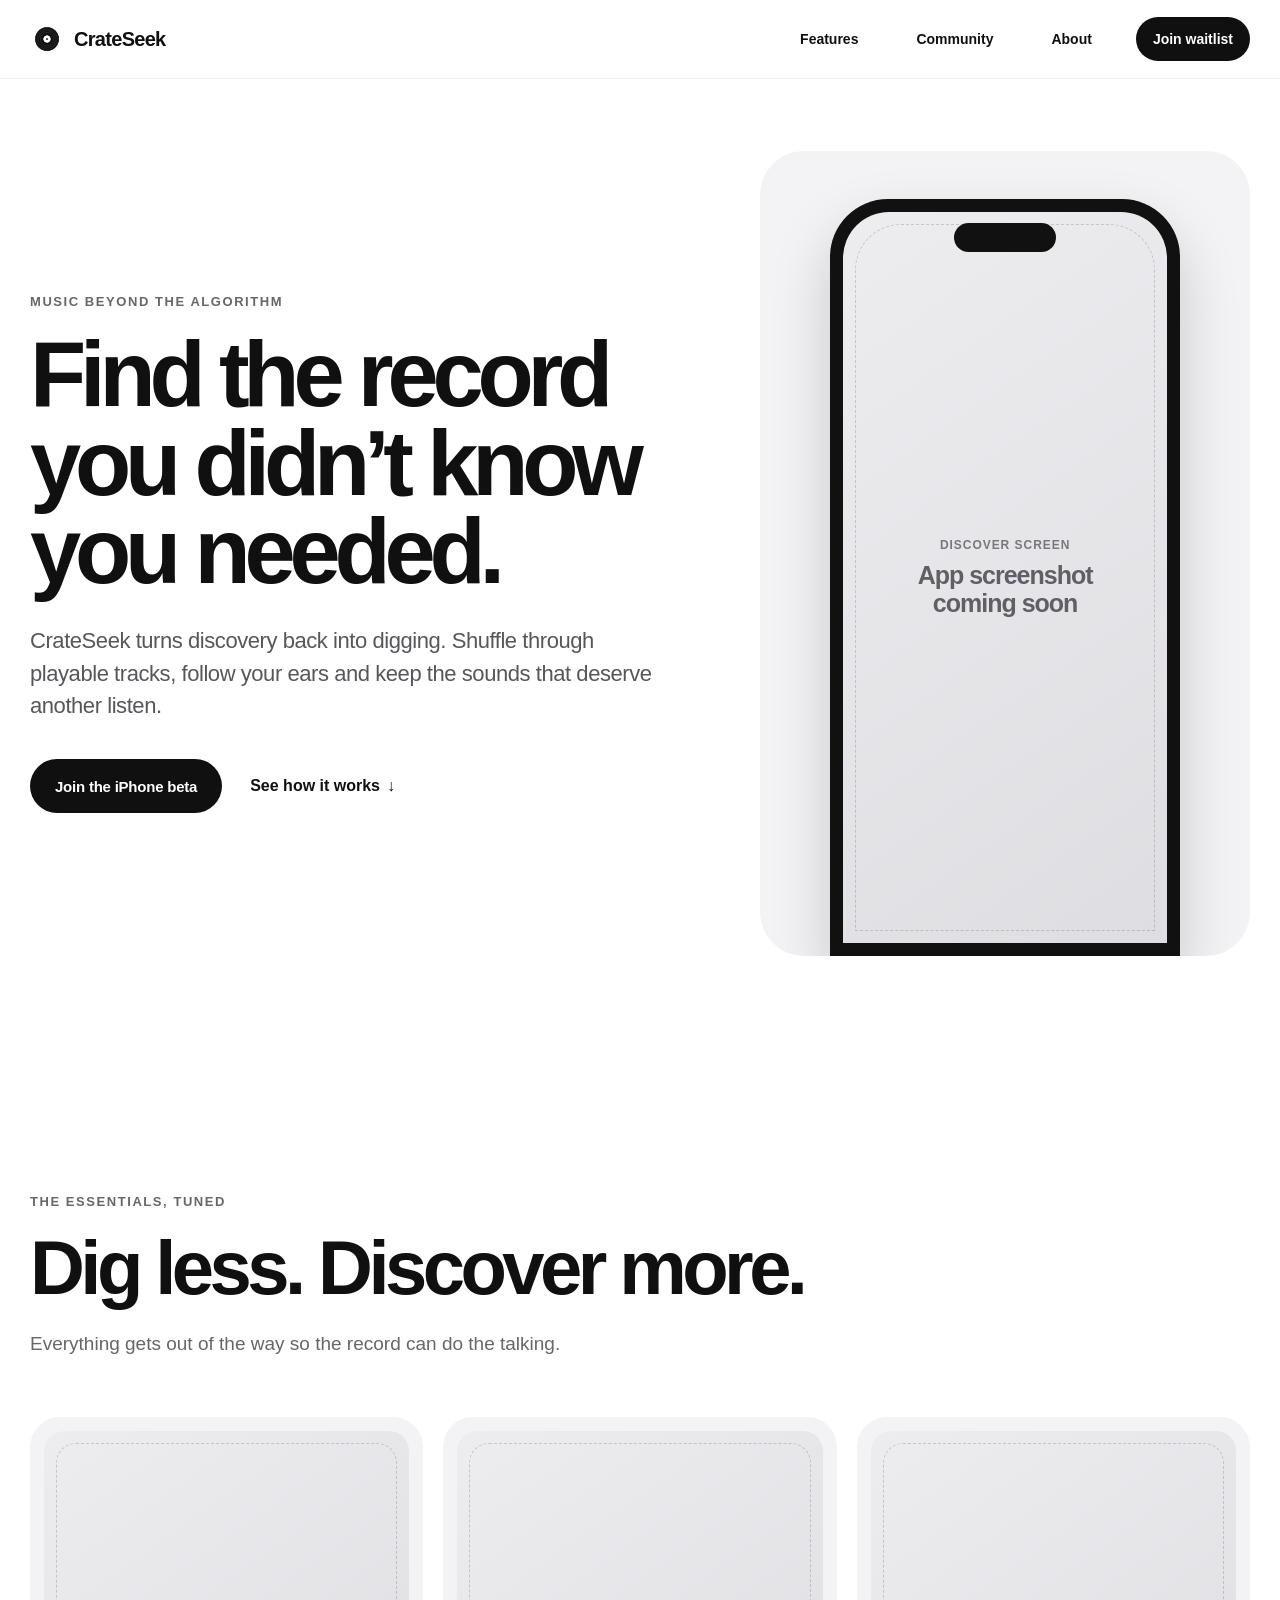
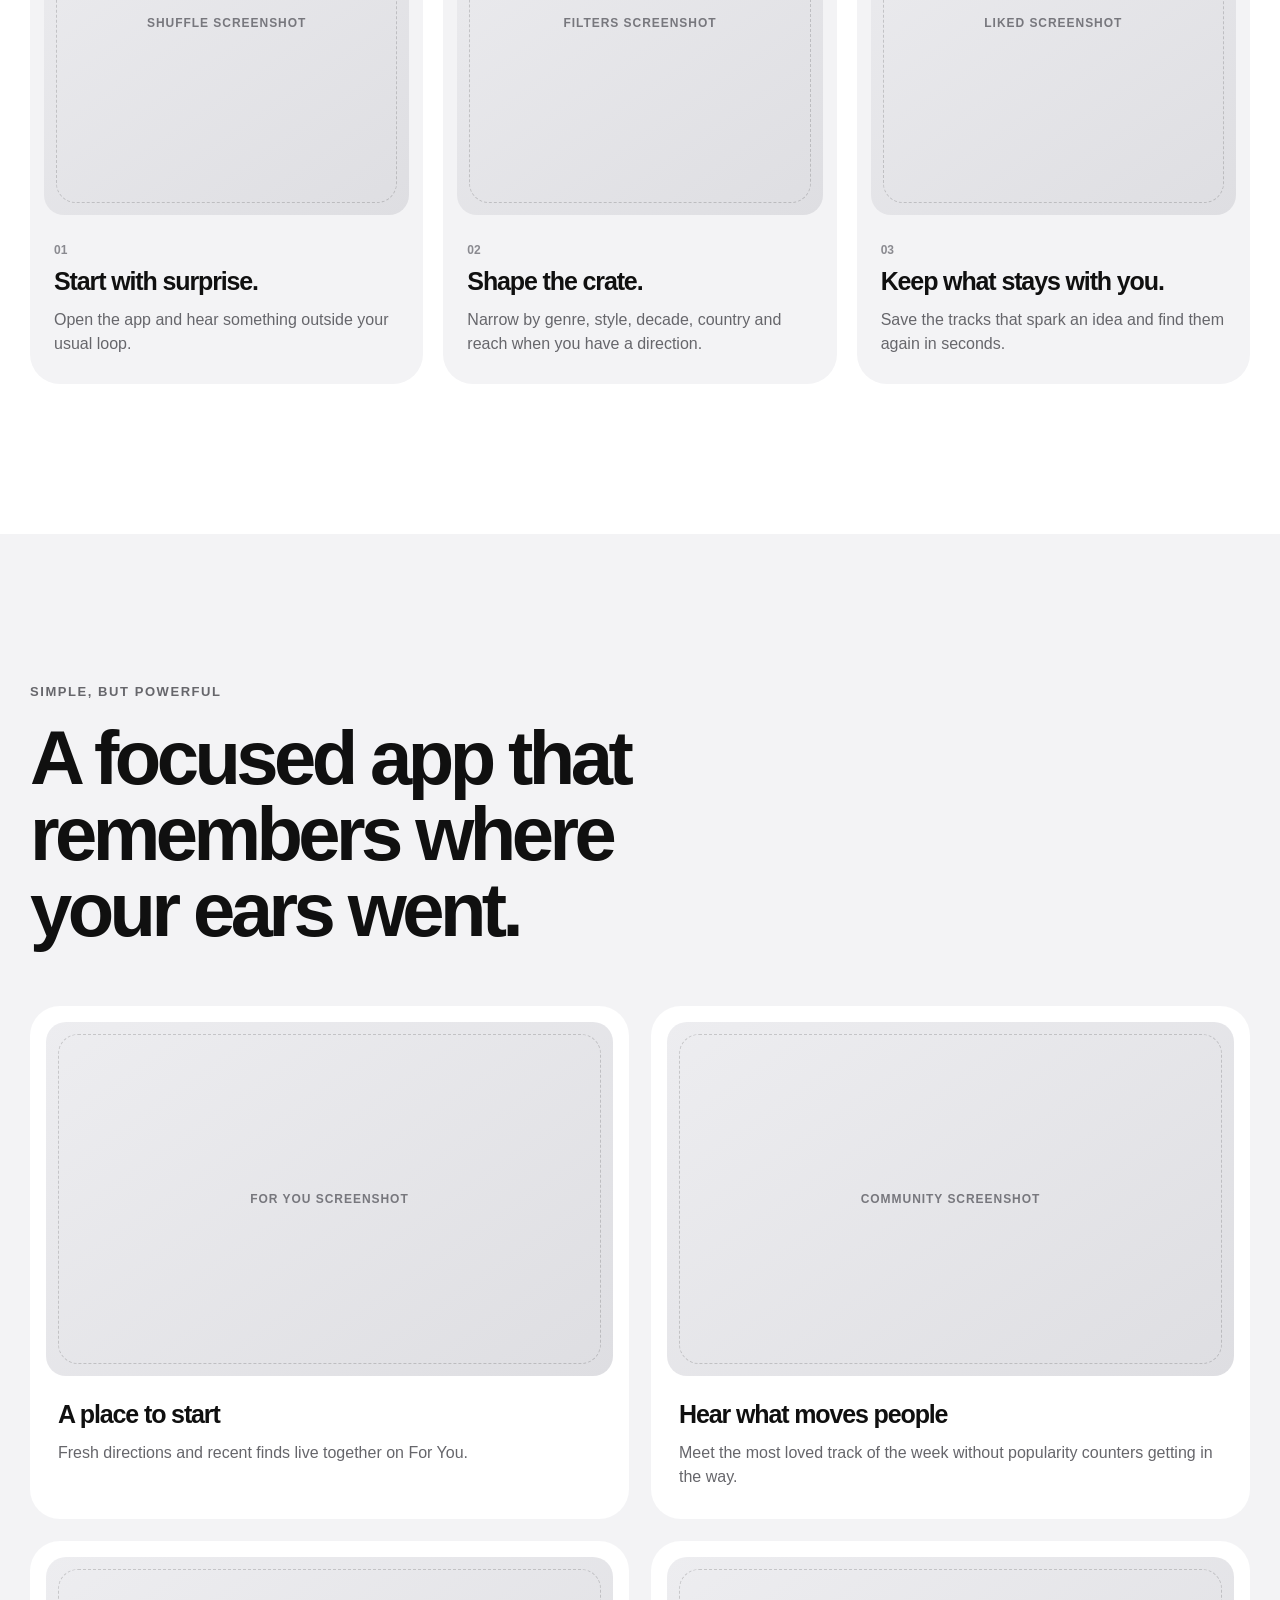
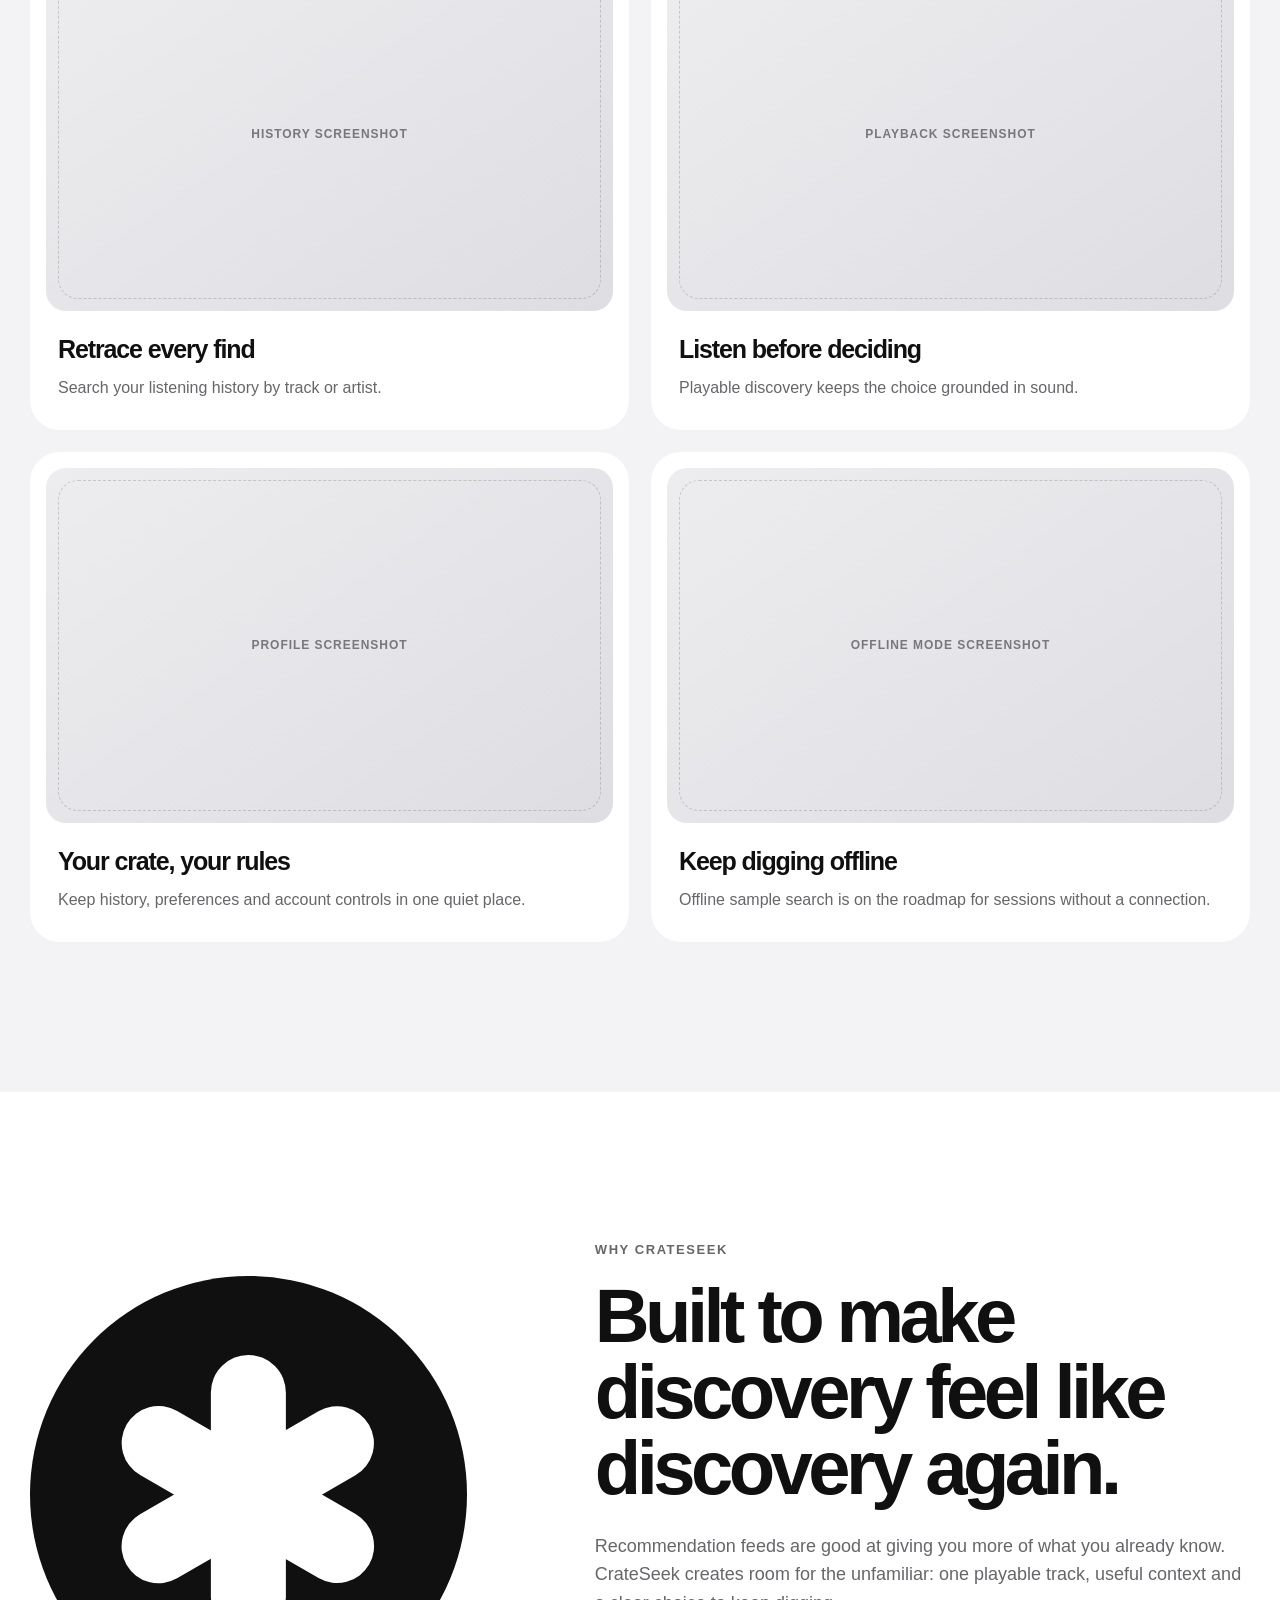
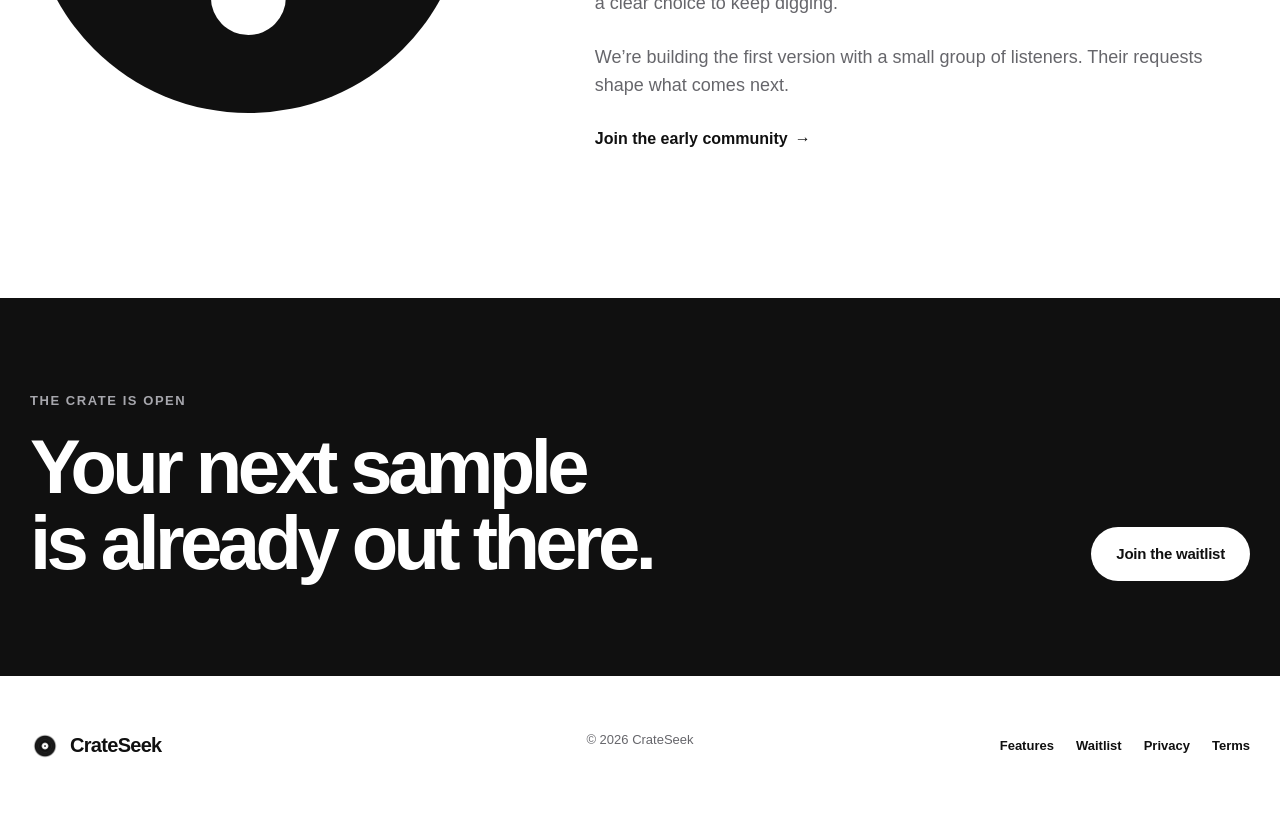
<file: index.html>
<!doctype html>
<html lang="en">
<head>
  <meta charset="utf-8">
  <meta name="viewport" content="width=device-width, initial-scale=1">
  <meta name="theme-color" content="#ffffff">
  <meta name="description" content="CrateSeek helps you discover playable tracks, follow your ears and save the sounds worth sampling.">
  <meta property="og:title" content="CrateSeek — Find what the algorithm missed">
  <meta property="og:description" content="A focused music discovery app for curious ears.">
  <meta property="og:type" content="website">
  <meta property="og:url" content="https://xanderstiekema-alt.github.io/crateseek-site/">
  <meta property="og:image" content="https://xanderstiekema-alt.github.io/crateseek-site/assets/og-mono.png">
  <meta name="twitter:card" content="summary_large_image">
  <title>CrateSeek — Find what the algorithm missed</title>
  <link rel="icon" href="assets/favicon-app-v2.png" type="image/png">
  <link rel="stylesheet" href="site.css">
  <link rel="stylesheet" href="product.css">
</head>
<body class="product-page">
  <a class="skip-link" href="#main">Skip to content</a>

  <header class="product-header">
    <nav class="product-nav shell" aria-label="Main navigation">
      <a class="brand" href="index.html" aria-label="CrateSeek home">
        <img src="assets/favicon-app-v2.png" width="34" height="34" alt="">
        <span>CrateSeek</span>
      </a>
      <div class="nav-links">
        <a href="#features">Features</a>
        <a href="#community">Community</a>
        <a href="#about">About</a>
        <a class="nav-cta" href="waitlist.html">Join waitlist</a>
      </div>
    </nav>
  </header>

  <main id="main">
    <section class="product-hero shell" aria-labelledby="hero-title">
      <div class="hero-copy">
        <p class="eyebrow">Music beyond the algorithm</p>
        <h1 id="hero-title">Find the record you didn’t know you needed.</h1>
        <p class="hero-lede">CrateSeek turns discovery back into digging. Shuffle through playable tracks, follow your ears and keep the sounds that deserve another listen.</p>
        <div class="hero-actions">
          <a class="button button-primary" href="waitlist.html">Join the iPhone beta</a>
          <a class="text-link" href="#features">See how it works <span aria-hidden="true">↓</span></a>
        </div>
      </div>

      <div class="hero-stage" aria-label="A CrateSeek app screenshot will be placed here">
        <div class="placeholder-phone">
          <div class="placeholder-island"></div>
          <div class="shot-placeholder shot-placeholder-phone">
            <span class="placeholder-kicker">Discover screen</span>
            <strong>App screenshot<br>coming soon</strong>
          </div>
        </div>
      </div>
    </section>

    <section class="section essentials" id="features" aria-labelledby="essentials-title">
      <div class="shell">
        <div class="section-heading">
          <p class="eyebrow">The essentials, tuned</p>
          <h2 id="essentials-title">Dig less. Discover more.</h2>
          <p>Everything gets out of the way so the record can do the talking.</p>
        </div>

        <div class="three-grid">
          <article class="feature-card">
            <div class="shot-placeholder shot-placeholder-square"><span>Shuffle screenshot</span></div>
            <div class="feature-copy"><span>01</span><h3>Start with surprise.</h3><p>Open the app and hear something outside your usual loop.</p></div>
          </article>
          <article class="feature-card">
            <div class="shot-placeholder shot-placeholder-square"><span>Filters screenshot</span></div>
            <div class="feature-copy"><span>02</span><h3>Shape the crate.</h3><p>Narrow by genre, style, decade, country and reach when you have a direction.</p></div>
          </article>
          <article class="feature-card">
            <div class="shot-placeholder shot-placeholder-square"><span>Liked screenshot</span></div>
            <div class="feature-copy"><span>03</span><h3>Keep what stays with you.</h3><p>Save the tracks that spark an idea and find them again in seconds.</p></div>
          </article>
        </div>
      </div>
    </section>

    <section class="section feature-field" id="community" aria-labelledby="feature-field-title">
      <div class="shell">
        <div class="section-heading narrow">
          <p class="eyebrow">Simple, but powerful</p>
          <h2 id="feature-field-title">A focused app that remembers where your ears went.</h2>
        </div>

        <div class="feature-grid">
          <article class="detail-card"><div class="shot-placeholder shot-placeholder-wide"><span>For You screenshot</span></div><h3>A place to start</h3><p>Fresh directions and recent finds live together on For You.</p></article>
          <article class="detail-card"><div class="shot-placeholder shot-placeholder-wide"><span>Community screenshot</span></div><h3>Hear what moves people</h3><p>Meet the most loved track of the week without popularity counters getting in the way.</p></article>
          <article class="detail-card"><div class="shot-placeholder shot-placeholder-wide"><span>History screenshot</span></div><h3>Retrace every find</h3><p>Search your listening history by track or artist.</p></article>
          <article class="detail-card"><div class="shot-placeholder shot-placeholder-wide"><span>Playback screenshot</span></div><h3>Listen before deciding</h3><p>Playable discovery keeps the choice grounded in sound.</p></article>
          <article class="detail-card"><div class="shot-placeholder shot-placeholder-wide"><span>Profile screenshot</span></div><h3>Your crate, your rules</h3><p>Keep history, preferences and account controls in one quiet place.</p></article>
          <article class="detail-card"><div class="shot-placeholder shot-placeholder-wide"><span>Offline mode screenshot</span></div><h3>Keep digging offline</h3><p>Offline sample search is on the roadmap for sessions without a connection.</p></article>
        </div>
      </div>
    </section>

    <section class="section story shell" id="about" aria-labelledby="story-title">
      <div class="story-mark" aria-hidden="true"><span></span><span></span><span></span></div>
      <div class="story-copy">
        <p class="eyebrow">Why CrateSeek</p>
        <h2 id="story-title">Built to make discovery feel like discovery again.</h2>
        <p>Recommendation feeds are good at giving you more of what you already know. CrateSeek creates room for the unfamiliar: one playable track, useful context and a clear choice to keep digging.</p>
        <p>We’re building the first version with a small group of listeners. Their requests shape what comes next.</p>
        <a class="text-link" href="waitlist.html">Join the early community <span aria-hidden="true">→</span></a>
      </div>
    </section>

    <section class="final-cta">
      <div class="shell final-cta-inner">
        <div><p class="eyebrow">The crate is open</p><h2>Your next sample is already out there.</h2></div>
        <a class="button button-light" href="waitlist.html">Join the waitlist</a>
      </div>
    </section>
  </main>

  <footer class="product-footer shell">
    <a class="brand" href="index.html"><img src="assets/favicon-app-v2.png" width="30" height="30" alt=""><span>CrateSeek</span></a>
    <p>© 2026 CrateSeek</p>
    <div><a href="#features">Features</a><a href="waitlist.html">Waitlist</a><a href="privacy.html">Privacy</a><a href="terms.html">Terms</a></div>
  </footer>
</body>
</html>
</file>
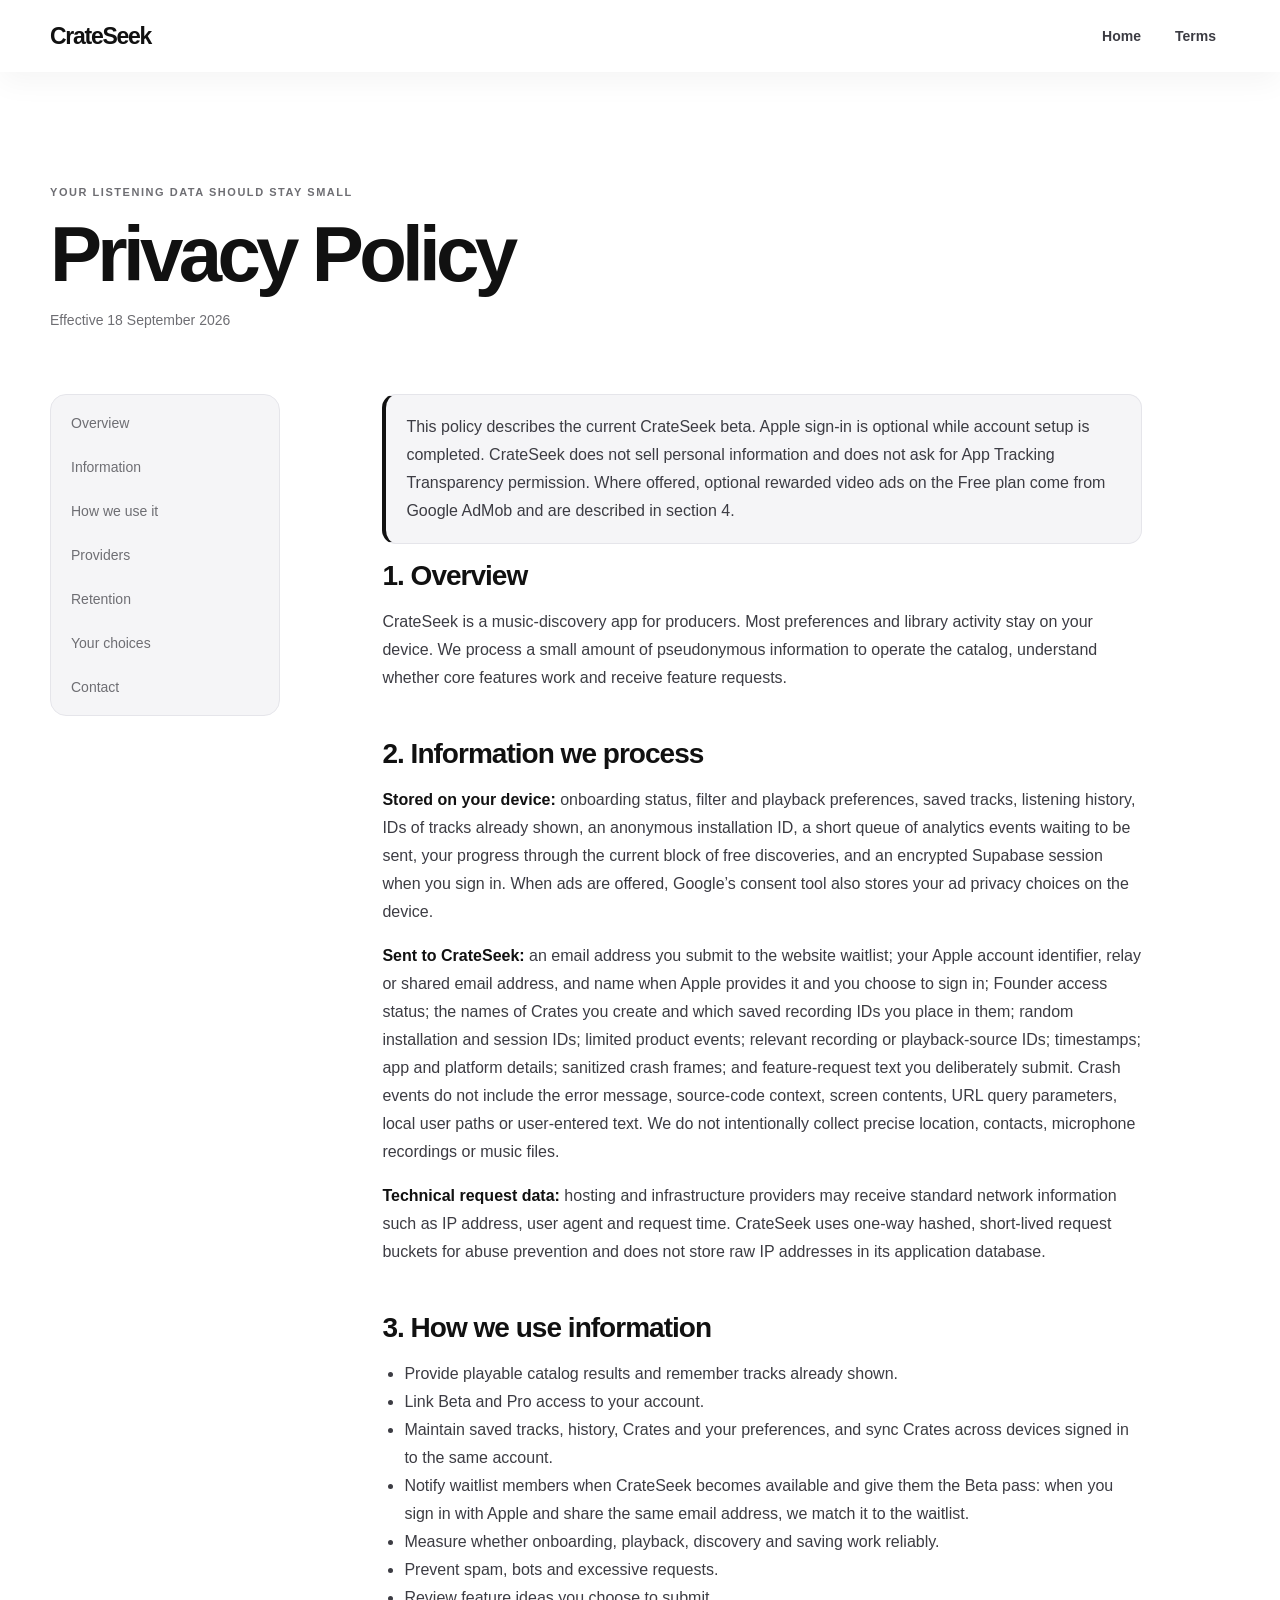
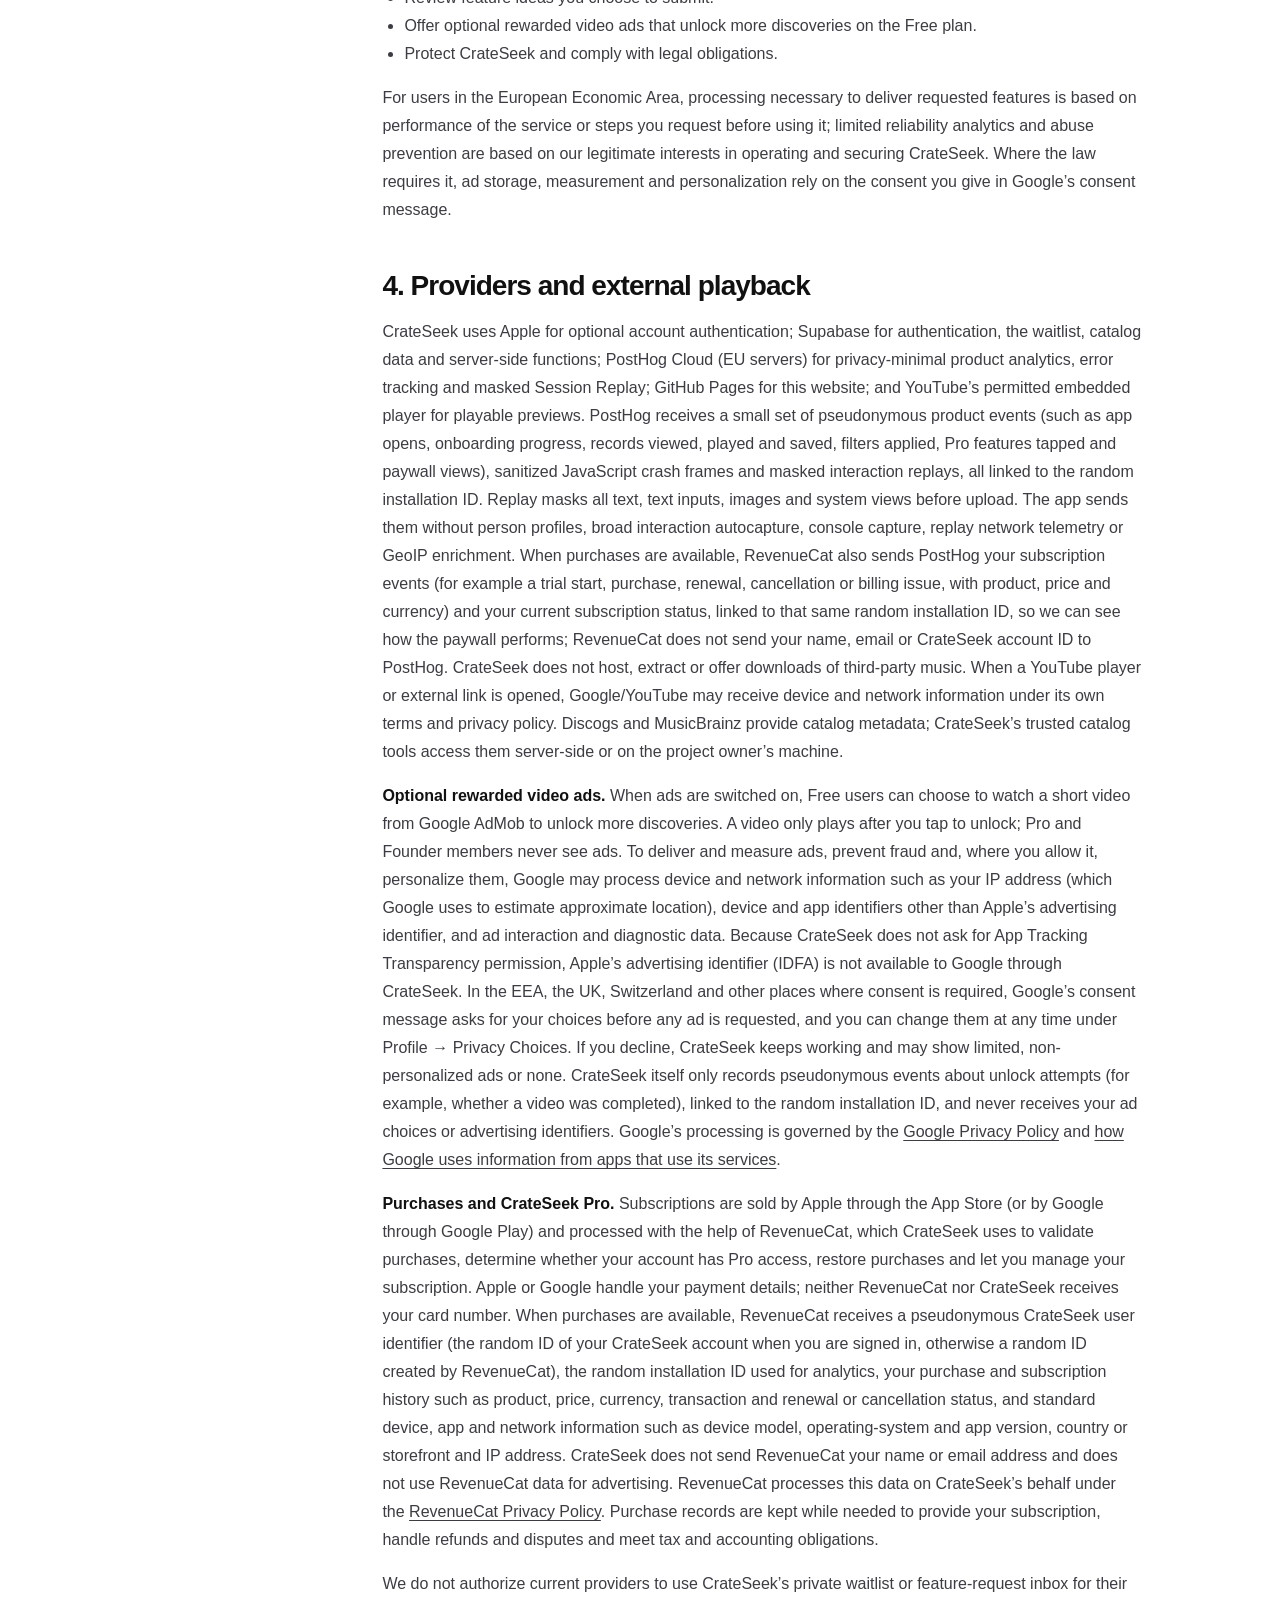
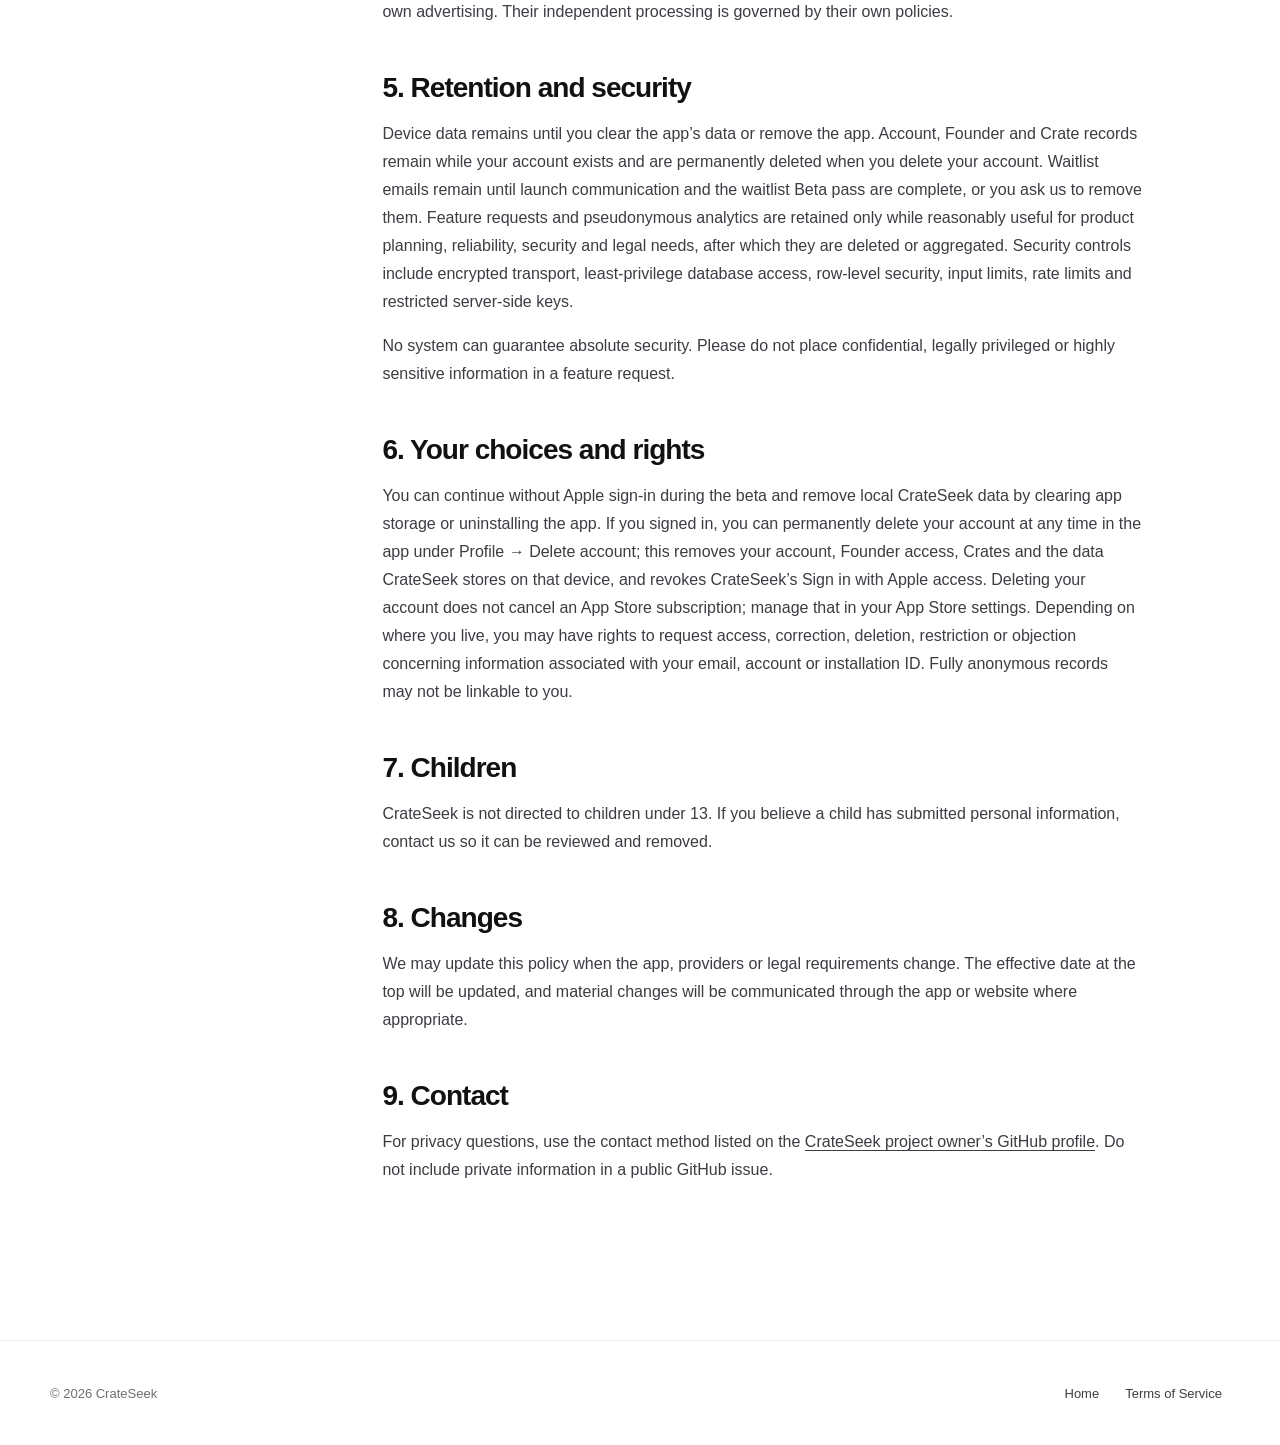
<file: privacy.html>
<!doctype html>
<html lang="en">
<head>
  <meta charset="utf-8">
  <meta name="viewport" content="width=device-width, initial-scale=1">
  <meta name="theme-color" content="#ffffff">
  <meta name="description" content="CrateSeek Privacy Policy: what the app stores locally, what limited information is processed, and how to contact us.">
  <title>Privacy Policy — CrateSeek</title>
  <link rel="icon" href="assets/favicon-app-v2.png" type="image/png">
  <link rel="stylesheet" href="site.css">
</head>
<body class="legal-page">
  <a class="skip-link" href="#main">Skip to content</a>
  <header class="site-header"><nav class="nav shell" aria-label="Main navigation"><a class="brand" href="index.html"><span>CrateSeek</span></a><div class="nav-links"><a href="index.html">Home</a><a href="terms.html">Terms</a></div></nav></header>
  <main id="main" class="shell">
    <div class="legal-hero"><p class="eyebrow">Your listening data should stay small</p><h1>Privacy Policy</h1><p class="updated">Effective 18 September 2026</p></div>
    <div class="legal-layout">
      <nav class="legal-nav" aria-label="Privacy policy sections"><a href="#overview">Overview</a><a href="#collect">Information</a><a href="#use">How we use it</a><a href="#providers">Providers</a><a href="#retention">Retention</a><a href="#choices">Your choices</a><a href="#contact">Contact</a></nav>
      <article class="legal-copy">
        <p class="notice">This policy describes the current CrateSeek beta. Apple sign-in is optional while account setup is completed. CrateSeek does not sell personal information and does not ask for App Tracking Transparency permission. Where offered, optional rewarded video ads on the Free plan come from Google AdMob and are described in section 4.</p>
        <section id="overview"><h2>1. Overview</h2><p>CrateSeek is a music-discovery app for producers. Most preferences and library activity stay on your device. We process a small amount of pseudonymous information to operate the catalog, understand whether core features work and receive feature requests.</p></section>
        <section id="collect"><h2>2. Information we process</h2><p><strong>Stored on your device:</strong> onboarding status, filter and playback preferences, saved tracks, listening history, IDs of tracks already shown, an anonymous installation ID, a short queue of analytics events waiting to be sent, your progress through the current block of free discoveries, and an encrypted Supabase session when you sign in. When ads are offered, Google’s consent tool also stores your ad privacy choices on the device.</p><p><strong>Sent to CrateSeek:</strong> an email address you submit to the website waitlist; your Apple account identifier, relay or shared email address, and name when Apple provides it and you choose to sign in; Founder access status; the names of Crates you create and which saved recording IDs you place in them; random installation and session IDs; limited product events; relevant recording or playback-source IDs; timestamps; app and platform details; sanitized crash frames; and feature-request text you deliberately submit. Crash events do not include the error message, source-code context, screen contents, URL query parameters, local user paths or user-entered text. We do not intentionally collect precise location, contacts, microphone recordings or music files.</p><p><strong>Technical request data:</strong> hosting and infrastructure providers may receive standard network information such as IP address, user agent and request time. CrateSeek uses one-way hashed, short-lived request buckets for abuse prevention and does not store raw IP addresses in its application database.</p></section>
        <section id="use"><h2>3. How we use information</h2><ul><li>Provide playable catalog results and remember tracks already shown.</li><li>Link Beta and Pro access to your account.</li><li>Maintain saved tracks, history, Crates and your preferences, and sync Crates across devices signed in to the same account.</li><li>Notify waitlist members when CrateSeek becomes available and give them the Beta pass: when you sign in with Apple and share the same email address, we match it to the waitlist.</li><li>Measure whether onboarding, playback, discovery and saving work reliably.</li><li>Prevent spam, bots and excessive requests.</li><li>Review feature ideas you choose to submit.</li><li>Offer optional rewarded video ads that unlock more discoveries on the Free plan.</li><li>Protect CrateSeek and comply with legal obligations.</li></ul><p>For users in the European Economic Area, processing necessary to deliver requested features is based on performance of the service or steps you request before using it; limited reliability analytics and abuse prevention are based on our legitimate interests in operating and securing CrateSeek. Where the law requires it, ad storage, measurement and personalization rely on the consent you give in Google’s consent message.</p></section>
        <section id="providers"><h2>4. Providers and external playback</h2><p>CrateSeek uses Apple for optional account authentication; Supabase for authentication, the waitlist, catalog data and server-side functions; PostHog Cloud (EU servers) for privacy-minimal product analytics, error tracking and masked Session Replay; GitHub Pages for this website; and YouTube’s permitted embedded player for playable previews. PostHog receives a small set of pseudonymous product events (such as app opens, onboarding progress, records viewed, played and saved, filters applied, Pro features tapped and paywall views), sanitized JavaScript crash frames and masked interaction replays, all linked to the random installation ID. Replay masks all text, text inputs, images and system views before upload. The app sends them without person profiles, broad interaction autocapture, console capture, replay network telemetry or GeoIP enrichment. When purchases are available, RevenueCat also sends PostHog your subscription events (for example a trial start, purchase, renewal, cancellation or billing issue, with product, price and currency) and your current subscription status, linked to that same random installation ID, so we can see how the paywall performs; RevenueCat does not send your name, email or CrateSeek account ID to PostHog. CrateSeek does not host, extract or offer downloads of third-party music. When a YouTube player or external link is opened, Google/YouTube may receive device and network information under its own terms and privacy policy. Discogs and MusicBrainz provide catalog metadata; CrateSeek’s trusted catalog tools access them server-side or on the project owner’s machine.</p><p><strong>Optional rewarded video ads.</strong> When ads are switched on, Free users can choose to watch a short video from Google AdMob to unlock more discoveries. A video only plays after you tap to unlock; Pro and Founder members never see ads. To deliver and measure ads, prevent fraud and, where you allow it, personalize them, Google may process device and network information such as your IP address (which Google uses to estimate approximate location), device and app identifiers other than Apple’s advertising identifier, and ad interaction and diagnostic data. Because CrateSeek does not ask for App Tracking Transparency permission, Apple’s advertising identifier (IDFA) is not available to Google through CrateSeek. In the EEA, the UK, Switzerland and other places where consent is required, Google’s consent message asks for your choices before any ad is requested, and you can change them at any time under Profile → Privacy Choices. If you decline, CrateSeek keeps working and may show limited, non-personalized ads or none. CrateSeek itself only records pseudonymous events about unlock attempts (for example, whether a video was completed), linked to the random installation ID, and never receives your ad choices or advertising identifiers. Google’s processing is governed by the <a href="https://policies.google.com/privacy">Google Privacy Policy</a> and <a href="https://policies.google.com/technologies/partner-sites">how Google uses information from apps that use its services</a>.</p><p><strong>Purchases and CrateSeek Pro.</strong> Subscriptions are sold by Apple through the App Store (or by Google through Google Play) and processed with the help of RevenueCat, which CrateSeek uses to validate purchases, determine whether your account has Pro access, restore purchases and let you manage your subscription. Apple or Google handle your payment details; neither RevenueCat nor CrateSeek receives your card number. When purchases are available, RevenueCat receives a pseudonymous CrateSeek user identifier (the random ID of your CrateSeek account when you are signed in, otherwise a random ID created by RevenueCat), the random installation ID used for analytics, your purchase and subscription history such as product, price, currency, transaction and renewal or cancellation status, and standard device, app and network information such as device model, operating-system and app version, country or storefront and IP address. CrateSeek does not send RevenueCat your name or email address and does not use RevenueCat data for advertising. RevenueCat processes this data on CrateSeek’s behalf under the <a href="https://www.revenuecat.com/privacy">RevenueCat Privacy Policy</a>. Purchase records are kept while needed to provide your subscription, handle refunds and disputes and meet tax and accounting obligations.</p><p>We do not authorize current providers to use CrateSeek’s private waitlist or feature-request inbox for their own advertising. Their independent processing is governed by their own policies.</p></section>
        <section id="retention"><h2>5. Retention and security</h2><p>Device data remains until you clear the app’s data or remove the app. Account, Founder and Crate records remain while your account exists and are permanently deleted when you delete your account. Waitlist emails remain until launch communication and the waitlist Beta pass are complete, or you ask us to remove them. Feature requests and pseudonymous analytics are retained only while reasonably useful for product planning, reliability, security and legal needs, after which they are deleted or aggregated. Security controls include encrypted transport, least-privilege database access, row-level security, input limits, rate limits and restricted server-side keys.</p><p>No system can guarantee absolute security. Please do not place confidential, legally privileged or highly sensitive information in a feature request.</p></section>
        <section id="choices"><h2>6. Your choices and rights</h2><p>You can continue without Apple sign-in during the beta and remove local CrateSeek data by clearing app storage or uninstalling the app. If you signed in, you can permanently delete your account at any time in the app under Profile → Delete account; this removes your account, Founder access, Crates and the data CrateSeek stores on that device, and revokes CrateSeek’s Sign in with Apple access. Deleting your account does not cancel an App Store subscription; manage that in your App Store settings. Depending on where you live, you may have rights to request access, correction, deletion, restriction or objection concerning information associated with your email, account or installation ID. Fully anonymous records may not be linkable to you.</p></section>
        <section id="children"><h2>7. Children</h2><p>CrateSeek is not directed to children under 13. If you believe a child has submitted personal information, contact us so it can be reviewed and removed.</p></section>
        <section id="changes"><h2>8. Changes</h2><p>We may update this policy when the app, providers or legal requirements change. The effective date at the top will be updated, and material changes will be communicated through the app or website where appropriate.</p></section>
        <section id="contact"><h2>9. Contact</h2><p>For privacy questions, use the contact method listed on the <a href="https://github.com/xanderstiekema-alt">CrateSeek project owner’s GitHub profile</a>. Do not include private information in a public GitHub issue.</p></section>
      </article>
    </div>
  </main>
  <footer class="site-footer"><div class="footer-row shell"><span>© 2026 CrateSeek</span><div class="footer-links"><a href="index.html">Home</a><a href="terms.html">Terms of Service</a></div></div></footer>
</body>
</html>
</file>
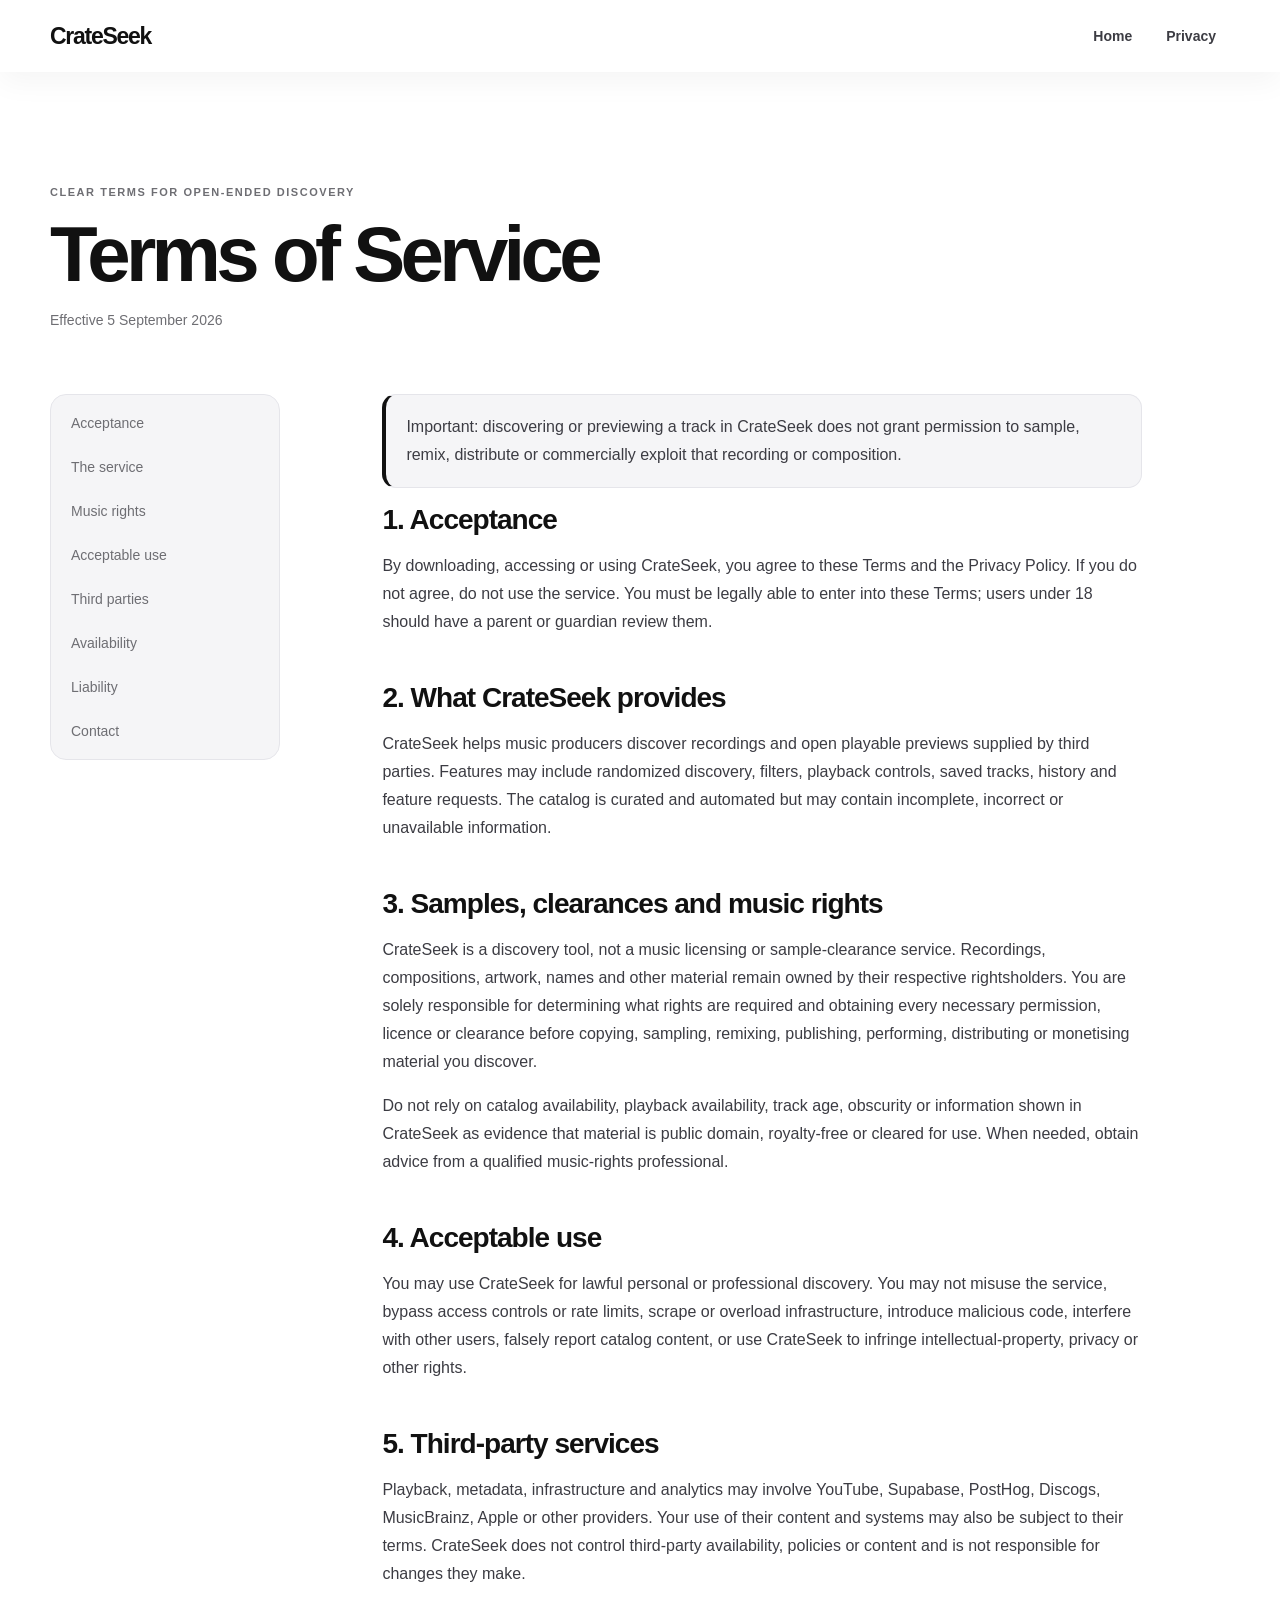
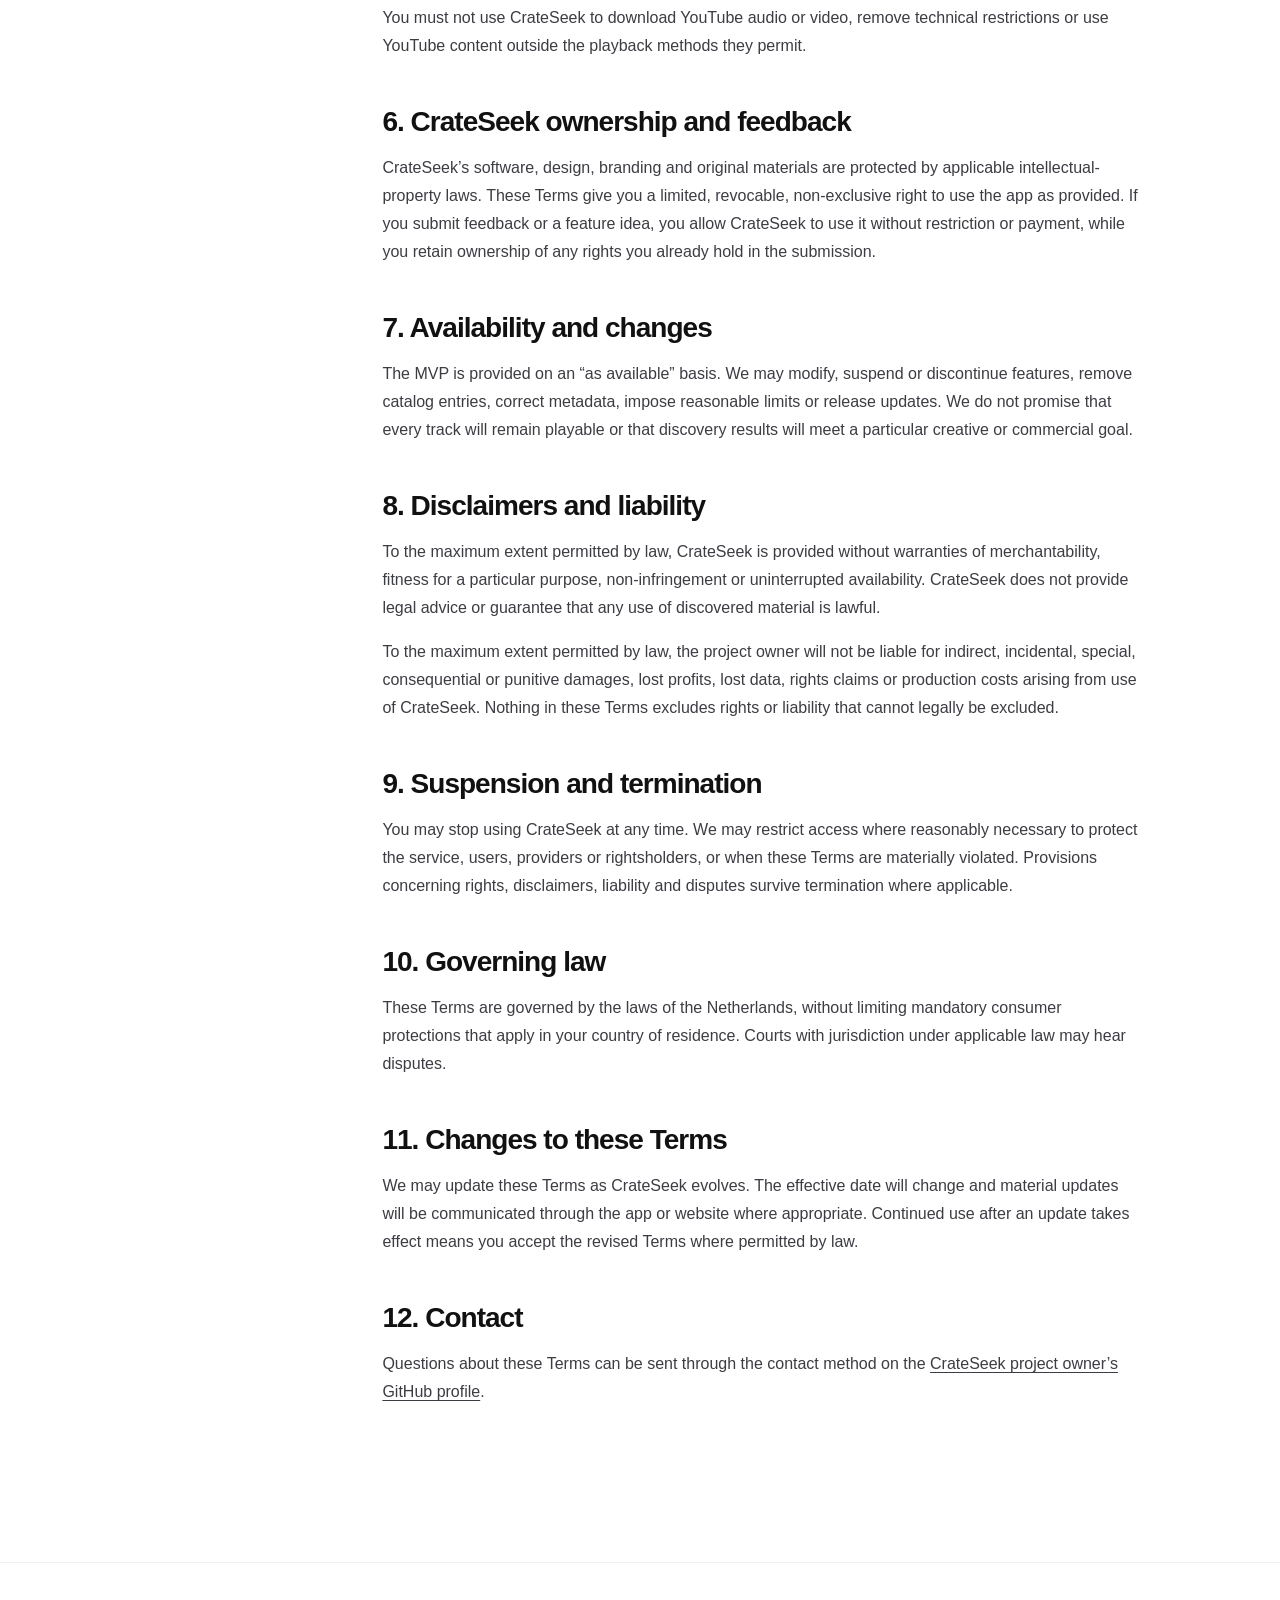
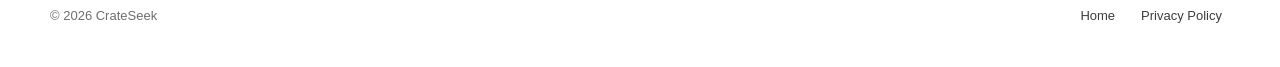
<file: terms.html>
<!doctype html>
<html lang="en">
<head>
  <meta charset="utf-8">
  <meta name="viewport" content="width=device-width, initial-scale=1">
  <meta name="theme-color" content="#ffffff">
  <meta name="description" content="Terms of Service for using the CrateSeek music and sample discovery app.">
  <title>Terms of Service — CrateSeek</title>
  <link rel="icon" href="assets/favicon-app-v2.png" type="image/png">
  <link rel="stylesheet" href="site.css">
</head>
<body class="legal-page">
  <a class="skip-link" href="#main">Skip to content</a>
  <header class="site-header"><nav class="nav shell" aria-label="Main navigation"><a class="brand" href="index.html"><span>CrateSeek</span></a><div class="nav-links"><a href="index.html">Home</a><a href="privacy.html">Privacy</a></div></nav></header>
  <main id="main" class="shell">
    <div class="legal-hero"><p class="eyebrow">Clear terms for open-ended discovery</p><h1>Terms of Service</h1><p class="updated">Effective 5 September 2026</p></div>
    <div class="legal-layout">
      <nav class="legal-nav" aria-label="Terms sections"><a href="#acceptance">Acceptance</a><a href="#service">The service</a><a href="#rights">Music rights</a><a href="#conduct">Acceptable use</a><a href="#third-party">Third parties</a><a href="#availability">Availability</a><a href="#liability">Liability</a><a href="#contact">Contact</a></nav>
      <article class="legal-copy">
        <p class="notice">Important: discovering or previewing a track in CrateSeek does not grant permission to sample, remix, distribute or commercially exploit that recording or composition.</p>
        <section id="acceptance"><h2>1. Acceptance</h2><p>By downloading, accessing or using CrateSeek, you agree to these Terms and the Privacy Policy. If you do not agree, do not use the service. You must be legally able to enter into these Terms; users under 18 should have a parent or guardian review them.</p></section>
        <section id="service"><h2>2. What CrateSeek provides</h2><p>CrateSeek helps music producers discover recordings and open playable previews supplied by third parties. Features may include randomized discovery, filters, playback controls, saved tracks, history and feature requests. The catalog is curated and automated but may contain incomplete, incorrect or unavailable information.</p></section>
        <section id="rights"><h2>3. Samples, clearances and music rights</h2><p>CrateSeek is a discovery tool, not a music licensing or sample-clearance service. Recordings, compositions, artwork, names and other material remain owned by their respective rightsholders. You are solely responsible for determining what rights are required and obtaining every necessary permission, licence or clearance before copying, sampling, remixing, publishing, performing, distributing or monetising material you discover.</p><p>Do not rely on catalog availability, playback availability, track age, obscurity or information shown in CrateSeek as evidence that material is public domain, royalty-free or cleared for use. When needed, obtain advice from a qualified music-rights professional.</p></section>
        <section id="conduct"><h2>4. Acceptable use</h2><p>You may use CrateSeek for lawful personal or professional discovery. You may not misuse the service, bypass access controls or rate limits, scrape or overload infrastructure, introduce malicious code, interfere with other users, falsely report catalog content, or use CrateSeek to infringe intellectual-property, privacy or other rights.</p></section>
        <section id="third-party"><h2>5. Third-party services</h2><p>Playback, metadata, infrastructure and analytics may involve YouTube, Supabase, PostHog, Discogs, MusicBrainz, Apple or other providers. Your use of their content and systems may also be subject to their terms. CrateSeek does not control third-party availability, policies or content and is not responsible for changes they make.</p><p>You must not use CrateSeek to download YouTube audio or video, remove technical restrictions or use YouTube content outside the playback methods they permit.</p></section>
        <section id="ownership"><h2>6. CrateSeek ownership and feedback</h2><p>CrateSeek’s software, design, branding and original materials are protected by applicable intellectual-property laws. These Terms give you a limited, revocable, non-exclusive right to use the app as provided. If you submit feedback or a feature idea, you allow CrateSeek to use it without restriction or payment, while you retain ownership of any rights you already hold in the submission.</p></section>
        <section id="availability"><h2>7. Availability and changes</h2><p>The MVP is provided on an “as available” basis. We may modify, suspend or discontinue features, remove catalog entries, correct metadata, impose reasonable limits or release updates. We do not promise that every track will remain playable or that discovery results will meet a particular creative or commercial goal.</p></section>
        <section id="liability"><h2>8. Disclaimers and liability</h2><p>To the maximum extent permitted by law, CrateSeek is provided without warranties of merchantability, fitness for a particular purpose, non-infringement or uninterrupted availability. CrateSeek does not provide legal advice or guarantee that any use of discovered material is lawful.</p><p>To the maximum extent permitted by law, the project owner will not be liable for indirect, incidental, special, consequential or punitive damages, lost profits, lost data, rights claims or production costs arising from use of CrateSeek. Nothing in these Terms excludes rights or liability that cannot legally be excluded.</p></section>
        <section id="termination"><h2>9. Suspension and termination</h2><p>You may stop using CrateSeek at any time. We may restrict access where reasonably necessary to protect the service, users, providers or rightsholders, or when these Terms are materially violated. Provisions concerning rights, disclaimers, liability and disputes survive termination where applicable.</p></section>
        <section id="law"><h2>10. Governing law</h2><p>These Terms are governed by the laws of the Netherlands, without limiting mandatory consumer protections that apply in your country of residence. Courts with jurisdiction under applicable law may hear disputes.</p></section>
        <section id="changes"><h2>11. Changes to these Terms</h2><p>We may update these Terms as CrateSeek evolves. The effective date will change and material updates will be communicated through the app or website where appropriate. Continued use after an update takes effect means you accept the revised Terms where permitted by law.</p></section>
        <section id="contact"><h2>12. Contact</h2><p>Questions about these Terms can be sent through the contact method on the <a href="https://github.com/xanderstiekema-alt">CrateSeek project owner’s GitHub profile</a>.</p></section>
      </article>
    </div>
  </main>
  <footer class="site-footer"><div class="footer-row shell"><span>© 2026 CrateSeek</span><div class="footer-links"><a href="index.html">Home</a><a href="privacy.html">Privacy Policy</a></div></div></footer>
</body>
</html>
</file>
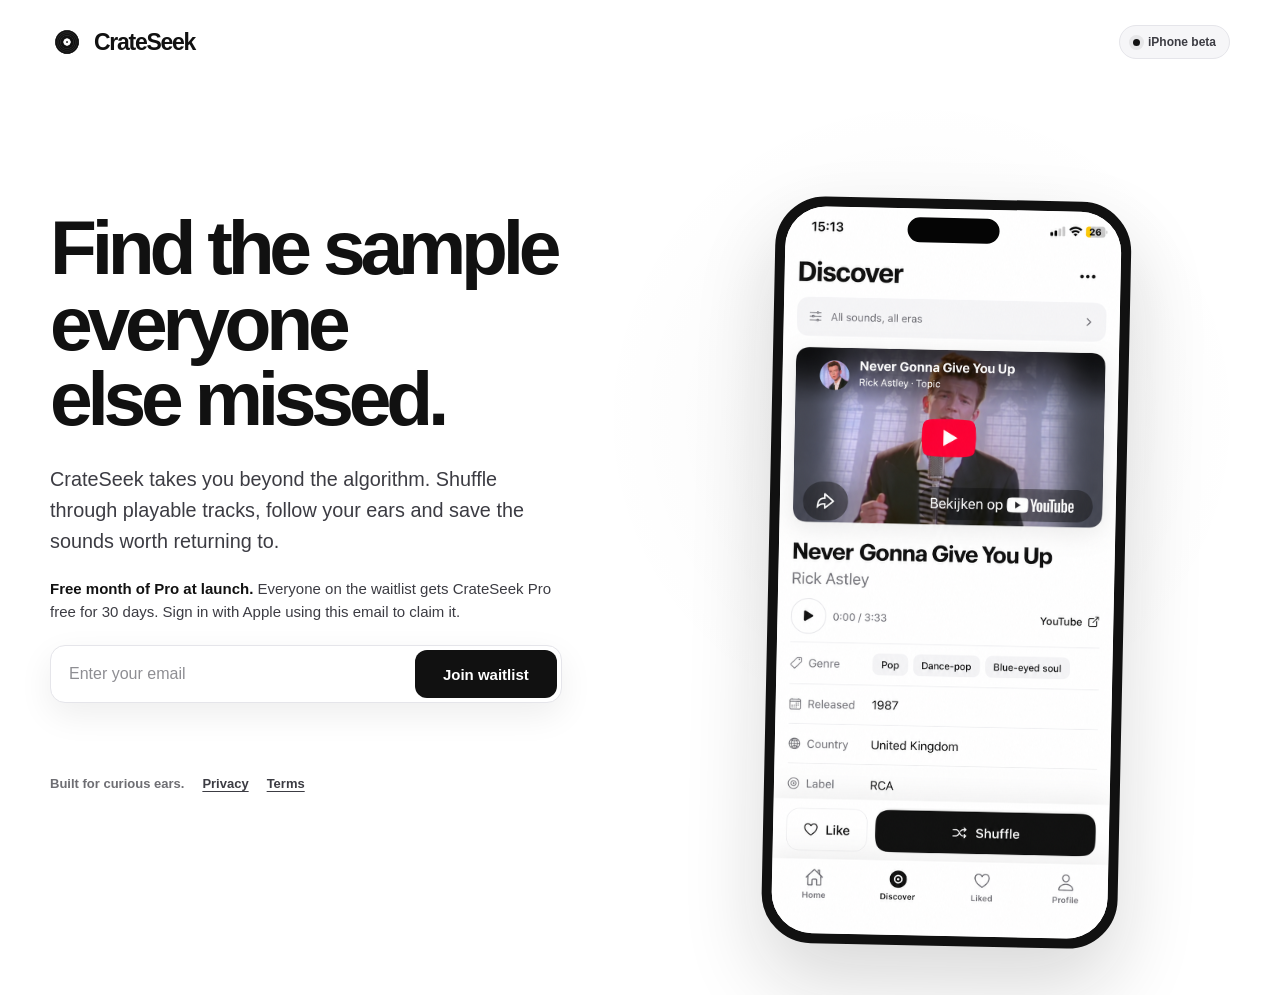
<file: waitlist.html>
<!doctype html>
<html lang="en">
<head>
  <meta charset="utf-8">
  <meta name="viewport" content="width=device-width, initial-scale=1">
  <meta name="theme-color" content="#ffffff">
  <meta name="description" content="Join the CrateSeek waitlist. Discover playable music beyond the algorithm and find your next sample.">
  <meta property="og:title" content="CrateSeek — Join the waitlist">
  <meta property="og:description" content="A better way to find the sounds everyone else missed.">
  <meta property="og:type" content="website">
  <meta property="og:url" content="https://xanderstiekema-alt.github.io/crateseek-site/waitlist.html">
  <meta property="og:image" content="https://xanderstiekema-alt.github.io/crateseek-site/assets/og-mono.png">
  <meta name="twitter:card" content="summary_large_image">
  <title>CrateSeek — Join the waitlist</title>
  <link rel="icon" href="assets/favicon-app-v2.png" type="image/png">
  <link rel="stylesheet" href="site.css">
  <link rel="stylesheet" href="landing.css">
</head>
<body class="landing-page">
  <a class="skip-link" href="#main">Skip to content</a>

  <header class="site-header">
    <nav class="nav shell" aria-label="Main navigation">
      <a class="brand" href="index.html" aria-label="CrateSeek home">
        <img src="assets/favicon-app-v2.png" width="34" height="34" alt="">
        <span>CrateSeek</span>
      </a>
      <span class="beta-status"><span aria-hidden="true"></span> iPhone beta</span>
    </nav>
  </header>

  <main id="main" class="waitlist-main">
    <section class="waitlist-hero shell" aria-labelledby="waitlist-title">
      <div class="waitlist-copy">
        <h1 id="waitlist-title">Find the sample everyone else missed.</h1>
        <p class="lede">CrateSeek takes you beyond the algorithm. Shuffle through playable tracks, follow your ears and save the sounds worth returning to.</p>

        <p class="waitlist-perk"><strong>Free month of Pro at launch.</strong> Everyone on the waitlist gets CrateSeek Pro free for 30 days. Sign in with Apple using this email to claim it.</p>

        <form
          class="waitlist-form"
          id="waitlist-form"
          method="POST"
          novalidate>
          <label class="sr-only" for="waitlist-email">Email address</label>
          <input id="waitlist-email" name="email" type="email" autocomplete="email" inputmode="email" placeholder="Enter your email" maxlength="254" required>
          <input class="honeypot" name="website" type="text" tabindex="-1" autocomplete="off" aria-hidden="true">
          <button type="submit">Join waitlist</button>
        </form>
        <p class="waitlist-status" id="waitlist-status" role="status" aria-live="polite"></p>
        <noscript><p class="waitlist-status">Turn on JavaScript to join the waitlist.</p></noscript>
        <div class="waitlist-meta">
          <span>Built for curious ears.</span>
          <a href="privacy.html">Privacy</a>
          <a href="terms.html">Terms</a>
        </div>
      </div>

      <div class="hero-visual" aria-label="Preview of the CrateSeek Discover screen">
        <div class="phone" aria-hidden="true">
          <div class="phone-island"></div>
          <div class="phone-screen">
            <img class="app-screenshot" src="assets/discover-rick-astley.png" alt="" width="853" height="1845">
          </div>
        </div>
      </div>
    </section>
  </main>

  <script>
    (function () {
      var ENDPOINT = 'https://ahozvvcihjxwzoczauno.supabase.co/functions/v1/waitlist';
      var form = document.getElementById('waitlist-form');
      var status = document.getElementById('waitlist-status');
      var button = form.querySelector('button');
      var email = form.elements.email;

      function show(message, isError) {
        status.textContent = message;
        status.classList.toggle('is-error', Boolean(isError));
      }

      form.addEventListener('submit', function (event) {
        event.preventDefault();
        if (!email.checkValidity()) {
          show('Please enter a valid email address.', true);
          email.focus();
          return;
        }
        button.disabled = true;
        show('Joining…');
        fetch(ENDPOINT, {
          method: 'POST',
          headers: { 'Content-Type': 'application/json' },
          body: JSON.stringify({
            email: email.value,
            website: form.elements.website.value,
            source: 'website'
          })
        })
          .then(function (response) {
            if (response.status === 202) {
              form.reset();
              show('You’re on the list. We’ll email you at launch with your free month of Pro.');
            } else if (response.status === 429) {
              show('Too many attempts from this network. Please try again tomorrow.', true);
            } else if (response.status === 400) {
              show('Please enter a valid email address.', true);
            } else {
              show('Something went wrong. Please try again in a moment.', true);
            }
          })
          .catch(function () {
            show('Couldn’t reach CrateSeek. Check your connection and try again.', true);
          })
          .then(function () {
            button.disabled = false;
          });
      });
    })();
  </script>
</body>
</html>
</file>
<file: site.css>
:root {
  color-scheme: light;
  --background: #ffffff;
  --surface: #f5f5f7;
  --surface-raised: #ebebef;
  --surface-pressed: #e5e5ea;
  --text: #111111;
  --secondary: #3c3c43;
  --muted: #6e6e73;
  --line: #e5e5ea;
  --line-soft: #f0f0f2;
  --accent: #111111;
  --on-accent: #ffffff;
  --ease-out: cubic-bezier(.23, 1, .32, 1);
  --max-width: 1180px;
  font-family: -apple-system, BlinkMacSystemFont, "SF Pro Display", "SF Pro Text", "Segoe UI", sans-serif;
  background: var(--background);
  color: var(--text);
  font-synthesis: none;
  -webkit-font-smoothing: antialiased;
  text-rendering: optimizeLegibility;
  font-optical-sizing: auto;
}

* { box-sizing: border-box; }
html { scroll-behavior: smooth; }
body { margin: 0; min-width: 320px; background: var(--background); color: var(--text); }
img { display: block; max-width: 100%; }
a { color: inherit; }
a:focus-visible, button:focus-visible { outline: 3px solid var(--accent); outline-offset: 4px; }
::selection { background: var(--text); color: var(--background); }

.skip-link {
  position: fixed;
  left: 16px;
  top: -80px;
  z-index: 100;
  border-radius: 12px;
  background: var(--text);
  color: var(--background);
  padding: 12px 16px;
  font-weight: 700;
  text-decoration: none;
  transition: top 180ms ease;
}
.skip-link:focus { top: 16px; }

.shell { width: min(calc(100% - 40px), var(--max-width)); margin-inline: auto; }
.site-header {
  position: sticky;
  top: 0;
  z-index: 20;
  background: rgba(255, 255, 255, .82);
  backdrop-filter: saturate(180%) blur(20px);
  -webkit-backdrop-filter: saturate(180%) blur(20px);
  box-shadow: 0 10px 30px rgba(17, 17, 17, .045);
}
.nav { min-height: 72px; display: flex; align-items: center; justify-content: space-between; gap: 24px; }
.brand { min-height: 44px; display: inline-flex; align-items: center; text-decoration: none; font-size: 23px; font-weight: 800; letter-spacing: -.055em; }
.nav-links { display: flex; align-items: center; gap: 6px; }
.nav-links a { min-height: 44px; display: inline-flex; align-items: center; padding: 0 14px; border-radius: 22px; color: var(--secondary); text-decoration: none; font-size: 14px; font-weight: 600; transition: color 180ms var(--ease-out), background-color 180ms var(--ease-out), transform 180ms var(--ease-out); }
.nav-links a:hover { background: var(--surface); color: var(--text); }
.nav-links .nav-primary { background: var(--accent); color: var(--on-accent); }
.nav-links .nav-primary:hover { background: #2c2c2e; color: var(--on-accent); transform: translateY(-1px); }
.nav-links a:active, .brand:active { transform: scale(.97); transition-duration: 100ms; }

h1, h2, h3, p { margin-top: 0; }
h1, h2, h3 { text-wrap: balance; }
.eyebrow { margin: 0 0 16px; color: var(--muted); font-size: 11px; line-height: 16px; font-weight: 800; letter-spacing: .14em; text-transform: uppercase; }
.lede { max-width: 620px; margin-bottom: 32px; color: var(--secondary); font-size: clamp(18px, 2vw, 22px); line-height: 1.55; }

.button { min-height: 50px; display: inline-flex; align-items: center; justify-content: center; gap: 12px; border: 1px solid transparent; border-radius: 25px; padding: 0 22px; text-decoration: none; font-size: 15px; font-weight: 700; transition: transform 180ms var(--ease-out), background-color 180ms var(--ease-out), border-color 180ms var(--ease-out); }
.button:hover { transform: translateY(-1px); }
.button-primary { background: var(--accent); color: var(--on-accent); }
.button-primary:hover { background: #2c2c2e; }
.button:active { transform: scale(.97); transition-duration: 100ms; }
.button-secondary { border-color: var(--line); background: var(--surface); color: var(--text); }

.legal-page main { padding-block: 72px 110px; }
.legal-hero { max-width: 820px; padding: 40px 0 52px; }
.legal-hero h1 { margin-bottom: 20px; font-size: clamp(46px, 7vw, 78px); line-height: .98; letter-spacing: -.06em; }
.updated { color: var(--muted); font-size: 14px; }
.legal-layout { display: grid; grid-template-columns: 230px minmax(0, 760px); gap: clamp(36px, 8vw, 110px); align-items: start; }
.legal-nav { position: sticky; top: 96px; display: grid; gap: 4px; padding: 8px; border: 1px solid var(--line); border-radius: 16px; background: var(--surface); }
.legal-nav a { min-height: 40px; display: flex; align-items: center; padding: 8px 12px; border-radius: 10px; color: var(--muted); text-decoration: none; font-size: 14px; transition: color 160ms ease, background-color 160ms ease; }
.legal-nav a:hover { background: var(--background); color: var(--text); }
.legal-copy section { scroll-margin-top: 105px; margin-bottom: 46px; }
.legal-copy h2 { margin-bottom: 16px; font-size: 28px; letter-spacing: -.035em; }
.legal-copy p, .legal-copy li { color: var(--secondary); font-size: 16px; line-height: 1.75; }
.legal-copy strong { color: var(--text); }
.legal-copy a { text-decoration-thickness: 1px; text-underline-offset: 3px; }
.legal-copy ul { padding-left: 22px; }
.notice { border: 1px solid var(--line); border-left: 4px solid var(--accent); border-radius: 14px; padding: 18px 20px; background: var(--surface); color: var(--secondary); line-height: 1.65; }

.site-footer { border-top: 1px solid var(--line-soft); padding-block: 30px; }
.footer-row { display: flex; align-items: center; justify-content: space-between; gap: 24px; color: var(--muted); font-size: 13px; }
.footer-links { display: flex; flex-wrap: wrap; gap: 10px; }
.footer-links a { min-height: 44px; display: inline-flex; align-items: center; padding-inline: 8px; border-radius: 10px; color: var(--secondary); text-decoration: none; }
.footer-links a:hover { background: var(--surface); color: var(--text); }

.not-found { min-height: 100vh; display: grid; place-content: center; justify-items: center; padding-block: 48px; text-align: center; }
.not-found h1 { max-width: 760px; margin-bottom: 22px; font-size: clamp(46px, 8vw, 78px); line-height: .98; letter-spacing: -.06em; }
.mono-mark { position: relative; width: 82px; height: 82px; display: grid; place-items: center; margin-bottom: 24px; border-radius: 22px; background: var(--accent); }
.mono-mark::before { content: ""; width: 42px; height: 42px; border: 3px solid var(--on-accent); border-radius: 50%; }
.mono-mark span { position: absolute; width: 10px; height: 10px; border-radius: 50%; background: var(--on-accent); }

@media (max-width: 820px) {
  .legal-layout { grid-template-columns: 1fr; }
  .legal-nav { position: static; grid-template-columns: repeat(2, 1fr); }
}

@media (max-width: 560px) {
  .shell { width: min(calc(100% - 28px), var(--max-width)); }
  .nav-links a:not(.nav-primary) { display: none; }
  .legal-page main { padding-block: 40px 80px; }
  .legal-hero { padding-top: 20px; }
  .footer-row { align-items: flex-start; flex-direction: column; }
}

@media (prefers-reduced-motion: reduce) {
  html { scroll-behavior: auto; }
  *, *::before, *::after { scroll-behavior: auto !important; transition-duration: .01ms !important; animation-duration: .01ms !important; }
}

@media (prefers-reduced-transparency: reduce) {
  .site-header { background: #ffffff; backdrop-filter: none; -webkit-backdrop-filter: none; }
}

@media (prefers-contrast: more) {
  :root { --line: #8e8e93; --muted: #48484a; }
  .site-header { background: #ffffff; box-shadow: 0 0 0 1px var(--line); }
}
</file>
<file: product.css>
:root {
  --product-black: #101010;
  --product-white: #ffffff;
  --product-soft: #f3f3f5;
  --product-mid: #e4e4e7;
  --product-muted: #66666b;
  --product-line: rgba(16, 16, 16, 0.1);
}

html { scroll-behavior: smooth; }
body.product-page { margin: 0; overflow-x: hidden; background: var(--product-white); color: var(--product-black); }
.product-page *, .product-page *::before, .product-page *::after { box-sizing: border-box; }
.product-page .shell { width: min(1220px, calc(100% - 48px)); margin-inline: auto; }

.product-header {
  position: sticky;
  z-index: 20;
  top: 0;
  background: rgba(255,255,255,.88);
  border-bottom: 1px solid rgba(16,16,16,.06);
  backdrop-filter: saturate(180%) blur(18px);
  -webkit-backdrop-filter: saturate(180%) blur(18px);
}
.product-nav { min-height: 78px; display: flex; align-items: center; justify-content: space-between; }
.product-page .brand { display: inline-flex; gap: 10px; align-items: center; color: var(--product-black); text-decoration: none; font-size: 20px; font-weight: 760; letter-spacing: -.035em; }
.product-page .brand img { border-radius: 9px; }
.nav-links { display: flex; align-items: center; gap: 30px; }
.nav-links > a, .product-footer a { color: var(--product-black); text-decoration: none; font-size: 14px; font-weight: 600; }
.nav-links .nav-cta { padding: 12px 17px; border-radius: 999px; background: var(--product-black); color: white; }

.product-hero { min-height: calc(100vh - 78px); padding-block: 72px 88px; display: grid; grid-template-columns: minmax(0, 1fr) minmax(360px, .78fr); align-items: center; gap: clamp(52px, 8vw, 120px); }
.hero-copy { max-width: 710px; }
.eyebrow { margin: 0 0 20px; color: var(--product-muted); font-size: 13px; font-weight: 730; letter-spacing: .12em; text-transform: uppercase; }
.hero-copy h1 { margin: 0; max-width: 760px; font-size: clamp(58px, 7.25vw, 92px); line-height: .96; letter-spacing: -.067em; font-weight: 790; }
.hero-lede { max-width: 640px; margin: 30px 0 0; color: #56565b; font-size: clamp(18px, 2vw, 22px); line-height: 1.48; letter-spacing: -.02em; }
.hero-actions { margin-top: 36px; display: flex; align-items: center; gap: 28px; flex-wrap: wrap; }
.button { display: inline-flex; min-height: 54px; padding: 0 24px; align-items: center; justify-content: center; border-radius: 999px; text-decoration: none; font-weight: 720; letter-spacing: -.015em; }
.button-primary { background: var(--product-black); color: white; }
.text-link { display: inline-flex; align-items: center; gap: 7px; color: var(--product-black); font-weight: 690; text-decoration: none; }

.hero-stage { min-height: 660px; padding: 48px 36px 0; display: flex; align-items: flex-end; justify-content: center; overflow: hidden; border-radius: 44px; background: var(--product-soft); }
.placeholder-phone { position: relative; width: min(350px, 92%); aspect-ratio: 390 / 844; padding: 13px; border-radius: 58px 58px 0 0; background: #111; box-shadow: 0 28px 60px rgba(0,0,0,.18); }
.placeholder-island { position: absolute; z-index: 2; top: 24px; left: 50%; width: 102px; height: 29px; border-radius: 999px; transform: translateX(-50%); background: #111; }
.shot-placeholder { position: relative; display: flex; flex-direction: column; align-items: center; justify-content: center; gap: 10px; overflow: hidden; background: linear-gradient(145deg, #ededf0, #dedee2); color: #77777d; text-align: center; }
.shot-placeholder::after { position: absolute; inset: 12px; content: ''; border: 1px dashed rgba(16,16,16,.17); border-radius: inherit; }
.shot-placeholder span, .shot-placeholder strong { position: relative; z-index: 1; }
.shot-placeholder span, .placeholder-kicker { font-size: 12px; font-weight: 720; letter-spacing: .08em; text-transform: uppercase; }
.shot-placeholder strong { color: #5f5f65; font-size: 25px; line-height: 1.1; letter-spacing: -.04em; }
.shot-placeholder-phone { width: 100%; height: 100%; border-radius: 46px 46px 0 0; }

.section { padding-block: clamp(92px, 12vw, 150px); }
.section-heading { max-width: 790px; margin-bottom: 58px; }
.section-heading.narrow { max-width: 900px; }
.section-heading h2, .story h2, .final-cta h2 { margin: 0; font-size: clamp(44px, 6vw, 76px); line-height: 1; letter-spacing: -.06em; }
.section-heading > p:last-child { max-width: 610px; margin: 24px 0 0; color: var(--product-muted); font-size: 19px; line-height: 1.5; }
.three-grid { display: grid; grid-template-columns: repeat(3, minmax(0, 1fr)); gap: 20px; }
.feature-card { padding: 14px 14px 28px; border-radius: 30px; background: var(--product-soft); }
.shot-placeholder-square { aspect-ratio: 1 / 1.05; border-radius: 20px; }
.feature-copy { padding: 25px 10px 0; }
.feature-copy > span { color: #8a8a90; font-size: 12px; font-weight: 700; }
.feature-copy h3, .detail-card h3 { margin: 10px 0 0; font-size: 25px; line-height: 1.08; letter-spacing: -.045em; }
.feature-copy p, .detail-card p { margin: 13px 0 0; color: var(--product-muted); line-height: 1.5; }

.feature-field { background: var(--product-soft); }
.feature-grid { display: grid; grid-template-columns: repeat(2, minmax(0, 1fr)); gap: 22px; }
.detail-card { padding: 16px 16px 30px; border-radius: 30px; background: white; }
.shot-placeholder-wide { aspect-ratio: 16 / 10; border-radius: 20px; }
.detail-card h3, .detail-card p { margin-inline: 12px; }
.detail-card h3 { margin-top: 25px; }

.story { display: grid; grid-template-columns: .8fr 1.2fr; gap: clamp(60px, 10vw, 150px); align-items: center; }
.story-mark { aspect-ratio: 1; position: relative; overflow: hidden; border-radius: 50%; background: var(--product-black); }
.story-mark span { position: absolute; left: 50%; width: 17%; height: 64%; top: 18%; border-radius: 999px; background: white; transform-origin: center; }
.story-mark span:nth-child(1) { transform: translateX(-50%) rotate(0deg); }
.story-mark span:nth-child(2) { transform: translateX(-50%) rotate(60deg); }
.story-mark span:nth-child(3) { transform: translateX(-50%) rotate(120deg); }
.story-copy p:not(.eyebrow) { max-width: 660px; margin: 26px 0 0; color: var(--product-muted); font-size: 18px; line-height: 1.58; }
.story-copy .text-link { margin-top: 30px; }

.final-cta { padding-block: 95px; background: var(--product-black); color: white; }
.final-cta-inner { display: flex; align-items: flex-end; justify-content: space-between; gap: 40px; }
.final-cta .eyebrow { color: #a7a7ad; }
.final-cta h2 { max-width: 810px; }
.button-light { flex: 0 0 auto; background: white; color: var(--product-black); }
.product-footer { min-height: 140px; display: grid; grid-template-columns: 1fr auto 1fr; align-items: center; gap: 24px; }
.product-footer p { color: var(--product-muted); font-size: 13px; }
.product-footer > div { display: flex; justify-content: flex-end; gap: 22px; }
.product-footer > div a { font-size: 13px; }

@media (hover: hover) and (prefers-reduced-motion: no-preference) {
  .button, .nav-cta, .text-link { transition: transform 180ms ease, opacity 180ms ease; }
  .button:hover, .nav-cta:hover { transform: translateY(-2px); }
  .text-link:hover { opacity: .58; }
}

@media (max-width: 900px) {
  .product-hero { grid-template-columns: 1fr; padding-top: 80px; }
  .hero-stage { min-height: 600px; }
  .story { grid-template-columns: 1fr; }
  .story-mark { width: min(420px, 88vw); }
  .final-cta-inner { align-items: flex-start; flex-direction: column; }
}
@media (max-width: 760px) {
  .product-page .shell { width: min(100% - 32px, 1220px); }
  .product-nav { min-height: 68px; }
  .nav-links > a:not(.nav-cta) { display: none; }
  .product-hero { min-height: auto; padding-block: 64px 72px; gap: 54px; }
  .hero-copy h1 { font-size: clamp(50px, 15vw, 68px); }
  .hero-stage { min-height: 510px; padding-inline: 20px; border-radius: 30px; }
  .placeholder-phone { border-radius: 46px 46px 0 0; }
  .shot-placeholder-phone { border-radius: 35px 35px 0 0; }
  .three-grid, .feature-grid { grid-template-columns: 1fr; }
  .section-heading { margin-bottom: 40px; }
  .product-footer { padding-block: 38px; grid-template-columns: 1fr; }
  .product-footer > div { justify-content: flex-start; flex-wrap: wrap; }
}
@media (prefers-reduced-motion: reduce) { html { scroll-behavior: auto; } }
</file>
<file: landing.css>
.landing-page {
  min-height: 100vh;
  overflow-x: hidden;
  background:
    radial-gradient(circle at 72% 42%, rgba(17, 17, 17, .035), transparent 30%),
    var(--background);
}

.landing-page .site-header {
  position: relative;
  background: transparent;
  box-shadow: none;
  backdrop-filter: none;
  -webkit-backdrop-filter: none;
}

.landing-page .nav { min-height: 84px; }
.landing-page .brand { gap: 10px; }
.landing-page .brand img { width: 34px; height: 34px; border-radius: 9px; }

.beta-status {
  min-height: 34px;
  display: inline-flex;
  align-items: center;
  gap: 8px;
  padding: 0 13px;
  border: 1px solid var(--line);
  border-radius: 18px;
  background: rgba(245, 245, 247, .82);
  color: var(--secondary);
  font-size: 12px;
  font-weight: 650;
}

.beta-status span {
  width: 7px;
  height: 7px;
  border-radius: 50%;
  background: var(--text);
  box-shadow: 0 0 0 4px rgba(17, 17, 17, .07);
}

.waitlist-main { min-height: calc(100vh - 84px); }

.waitlist-hero {
  min-height: calc(100vh - 84px);
  display: grid;
  grid-template-columns: minmax(0, .95fr) minmax(340px, 1.05fr);
  align-items: center;
  gap: clamp(42px, 8vw, 126px);
  padding-block: clamp(40px, 6vw, 78px);
}

.waitlist-copy {
  position: relative;
  z-index: 2;
  max-width: 670px;
  padding-bottom: 7vh;
}

.hero-eyebrow {
  margin: 0 0 22px;
  color: var(--muted);
  font-size: 12px;
  line-height: 16px;
  font-weight: 750;
  letter-spacing: .12em;
  text-transform: uppercase;
}

.landing-page h1 {
  max-width: 690px;
  margin: 0;
  font-size: clamp(54px, 6vw, 84px);
  line-height: .98;
  letter-spacing: -.068em;
  font-weight: 780;
}

.landing-page .lede {
  max-width: 590px;
  margin: 28px 0 30px;
  color: var(--secondary);
  font-size: clamp(17px, 1.55vw, 20px);
  line-height: 1.55;
}

.waitlist-form {
  width: min(100%, 590px);
  min-height: 58px;
  display: grid;
  grid-template-columns: minmax(0, 1fr) auto;
  overflow: hidden;
  border: 1px solid var(--line);
  border-radius: 15px;
  background: var(--background);
  box-shadow: 0 12px 34px rgba(17, 17, 17, .07);
  transition: border-color 180ms var(--ease-out), box-shadow 180ms var(--ease-out);
}

.waitlist-form:focus-within {
  border-color: var(--text);
  box-shadow: 0 14px 38px rgba(17, 17, 17, .1);
}

.waitlist-form input[type="email"] {
  min-width: 0;
  border: 0;
  outline: 0;
  padding: 0 18px;
  background: transparent;
  color: var(--text);
  font: inherit;
  font-size: 16px;
}

.waitlist-form input::placeholder { color: #8e8e93; opacity: 1; }

.waitlist-form button {
  min-width: 142px;
  border: 0;
  border-radius: 12px;
  margin: 4px;
  padding: 0 21px;
  background: var(--text);
  color: var(--background);
  font: inherit;
  font-size: 15px;
  font-weight: 720;
  cursor: pointer;
  transition: transform 160ms var(--ease-out), background-color 160ms var(--ease-out), opacity 160ms var(--ease-out);
}

.waitlist-form button:hover { background: #2c2c2e; transform: translateY(-1px); }
.waitlist-form button:active { transform: scale(.98); }
.waitlist-form button:disabled { cursor: wait; opacity: .58; transform: none; }

.honeypot {
  position: absolute !important;
  width: 1px !important;
  height: 1px !important;
  overflow: hidden !important;
  clip: rect(0 0 0 0) !important;
  clip-path: inset(50%) !important;
  white-space: nowrap !important;
}

.waitlist-meta {
  display: flex;
  flex-wrap: wrap;
  align-items: center;
  gap: 6px 18px;
  margin-top: 22px;
  color: var(--muted);
  font-size: 13px;
  font-weight: 560;
}

.waitlist-meta a {
  min-height: 44px;
  display: inline-flex;
  align-items: center;
  color: var(--secondary);
  text-underline-offset: 3px;
}

.hero-visual {
  align-self: stretch;
  display: grid;
  place-items: center;
  min-height: 640px;
  padding-top: 10px;
}

.phone {
  position: relative;
  width: min(100%, 356px);
  padding: 8px;
  border: 2px solid var(--text);
  border-radius: 50px;
  background: var(--text);
  box-shadow: 0 38px 80px rgba(17, 17, 17, .16);
  transform: rotate(1.2deg) translateY(28px);
  transition: transform 400ms var(--ease-out), box-shadow 400ms var(--ease-out);
}

.phone-island {
  position: absolute;
  top: 17px;
  left: 50%;
  z-index: 2;
  width: 92px;
  height: 25px;
  border-radius: 16px;
  background: #050505;
  transform: translateX(-50%);
}

.phone-screen {
  aspect-ratio: 390 / 844;
  overflow: hidden;
  border-radius: 41px;
  background: var(--background);
}

.app-screenshot {
  width: 100%;
  height: 100%;
  display: block;
  object-fit: cover;
  object-position: top center;
}

.sr-only {
  position: absolute;
  width: 1px;
  height: 1px;
  padding: 0;
  margin: -1px;
  overflow: hidden;
  clip: rect(0, 0, 0, 0);
  white-space: nowrap;
  border: 0;
}

@media (hover: hover) and (pointer: fine) {
  .phone:hover { transform: rotate(.3deg) translateY(20px); box-shadow: 0 46px 90px rgba(17, 17, 17, .19); }
}

@media (max-width: 900px) {
  .waitlist-hero { grid-template-columns: minmax(0, 1fr) minmax(290px, .72fr); gap: 34px; }
  .landing-page h1 { font-size: clamp(48px, 7vw, 68px); }
  .hero-visual { min-height: 580px; }
  .phone { width: min(100%, 310px); }
}

@media (max-width: 700px) {
  .landing-page .nav { min-height: 72px; }
  .waitlist-main { min-height: auto; }
  .waitlist-hero { min-height: auto; grid-template-columns: 1fr; padding-block: 44px 70px; }
  .waitlist-copy { max-width: none; padding-bottom: 0; }
  .landing-page h1 { font-size: clamp(46px, 13vw, 64px); }
  .landing-page .lede { margin-top: 24px; }
  .hero-visual { min-height: 0; padding-top: 26px; overflow: hidden; }
  .phone { width: min(86vw, 326px); transform: none; }
}

@media (max-width: 480px) {
  .beta-status { padding-inline: 10px; }
  .waitlist-form { grid-template-columns: 1fr; gap: 0; padding: 4px; }
  .waitlist-form input[type="email"] { min-height: 54px; }
  .waitlist-form button { min-height: 52px; margin: 0; }
}

@media (prefers-reduced-motion: reduce) {
  .phone { transform: none; }
}

.waitlist-perk {
  max-width: 590px;
  margin: -8px 0 22px;
  color: var(--secondary);
  font-size: 15px;
  line-height: 1.5;
}

.waitlist-perk strong { color: var(--text); font-weight: 700; }

.waitlist-status {
  min-height: 22px;
  margin: 14px 0 0;
  color: var(--text);
  font-size: 15px;
  font-weight: 560;
}

.waitlist-status.is-error { color: #c4302b; }
</file>
